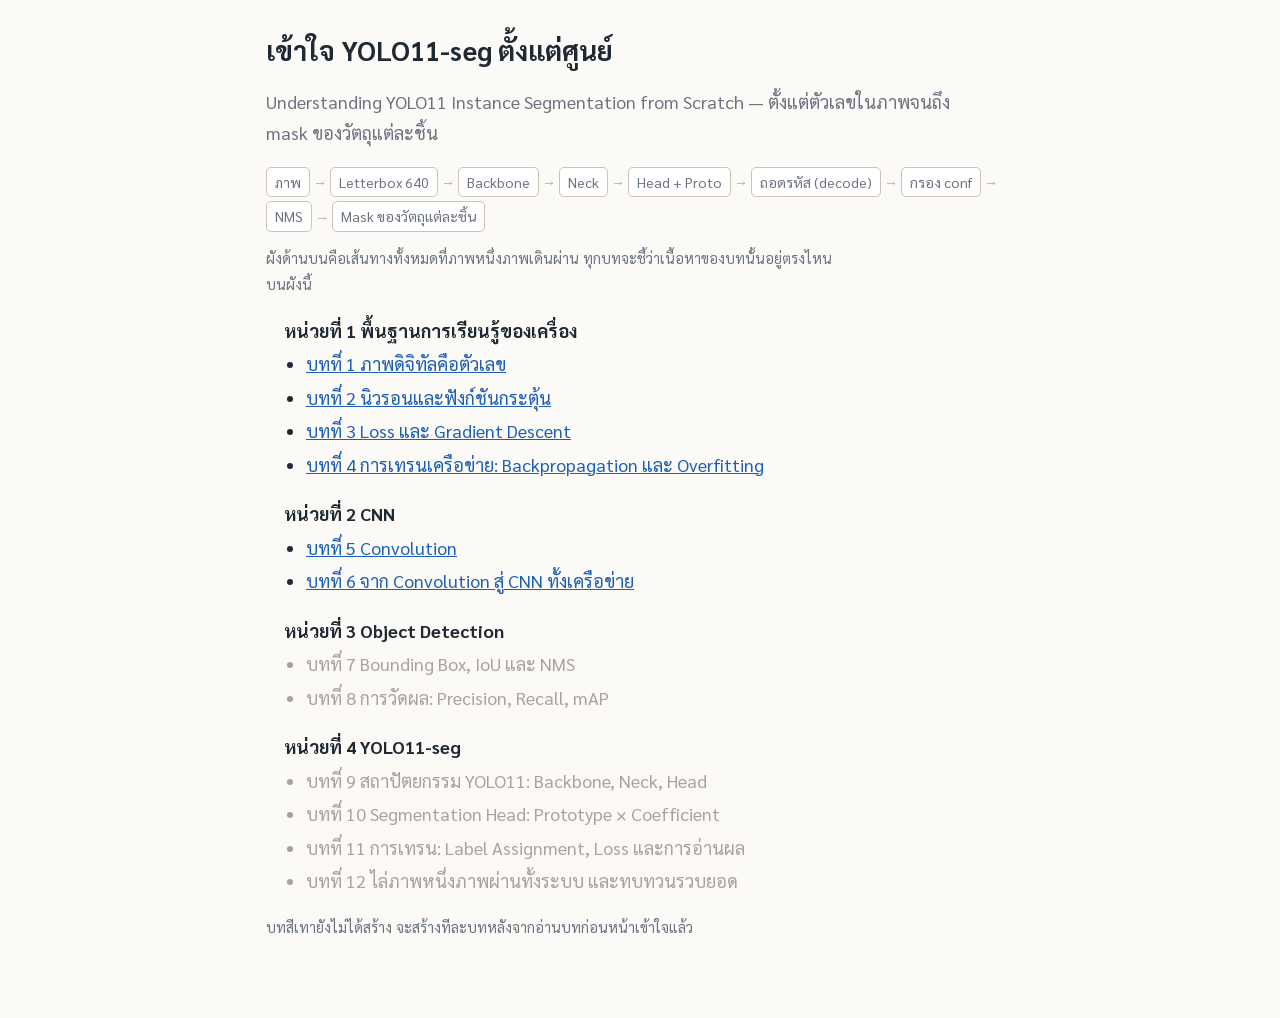
<file: index.html>
<!DOCTYPE html>
<html lang="th">
<head>
  <meta charset="UTF-8">
  <meta name="viewport" content="width=device-width, initial-scale=1">
  <title>เข้าใจ YOLO11-seg ตั้งแต่ศูนย์</title>
  <link rel="preconnect" href="https://fonts.googleapis.com">
  <link href="https://fonts.googleapis.com/css2?family=Sarabun:wght@400;600;700&display=swap" rel="stylesheet">
  <link rel="stylesheet" href="assets/style.css">
</head>
<body>
<main>
  <h1>เข้าใจ YOLO11-seg ตั้งแต่ศูนย์</h1>
  <p class="muted">Understanding YOLO11 Instance Segmentation from Scratch — ตั้งแต่ตัวเลขในภาพจนถึง mask ของวัตถุแต่ละชิ้น</p>

  <div id="pipe"></div>
  <p class="small muted">ผังด้านบนคือเส้นทางทั้งหมดที่ภาพหนึ่งภาพเดินผ่าน ทุกบทจะชี้ว่าเนื้อหาของบทนั้นอยู่ตรงไหนบนผังนี้</p>

  <ul class="toc">
    <li class="unit">หน่วยที่ 1 พื้นฐานการเรียนรู้ของเครื่อง</li>
    <li><a href="chapter1/">บทที่ 1 ภาพดิจิทัลคือตัวเลข</a></li>
    <li><a href="chapter2/">บทที่ 2 นิวรอนและฟังก์ชันกระตุ้น</a></li>
    <li><a href="chapter3/">บทที่ 3 Loss และ Gradient Descent</a></li>
    <li><a href="chapter4/">บทที่ 4 การเทรนเครือข่าย: Backpropagation และ Overfitting</a></li>
    <li class="unit">หน่วยที่ 2 CNN</li>
    <li><a href="chapter5/">บทที่ 5 Convolution</a></li>
    <li><a href="chapter6/">บทที่ 6 จาก Convolution สู่ CNN ทั้งเครือข่าย</a></li>
    <li class="unit">หน่วยที่ 3 Object Detection</li>
    <li class="soon">บทที่ 7 Bounding Box, IoU และ NMS</li>
    <li class="soon">บทที่ 8 การวัดผล: Precision, Recall, mAP</li>
    <li class="unit">หน่วยที่ 4 YOLO11-seg</li>
    <li class="soon">บทที่ 9 สถาปัตยกรรม YOLO11: Backbone, Neck, Head</li>
    <li class="soon">บทที่ 10 Segmentation Head: Prototype × Coefficient</li>
    <li class="soon">บทที่ 11 การเทรน: Label Assignment, Loss และการอ่านผล</li>
    <li class="soon">บทที่ 12 ไล่ภาพหนึ่งภาพผ่านทั้งระบบ และทบทวนรวบยอด</li>
  </ul>
  <p class="small muted">บทสีเทายังไม่ได้สร้าง จะสร้างทีละบทหลังจากอ่านบทก่อนหน้าเข้าใจแล้ว</p>
</main>
<script src="assets/common.js"></script>
<script>renderPipeline(document.getElementById('pipe'), []);</script>
</body>
</html>
</file>
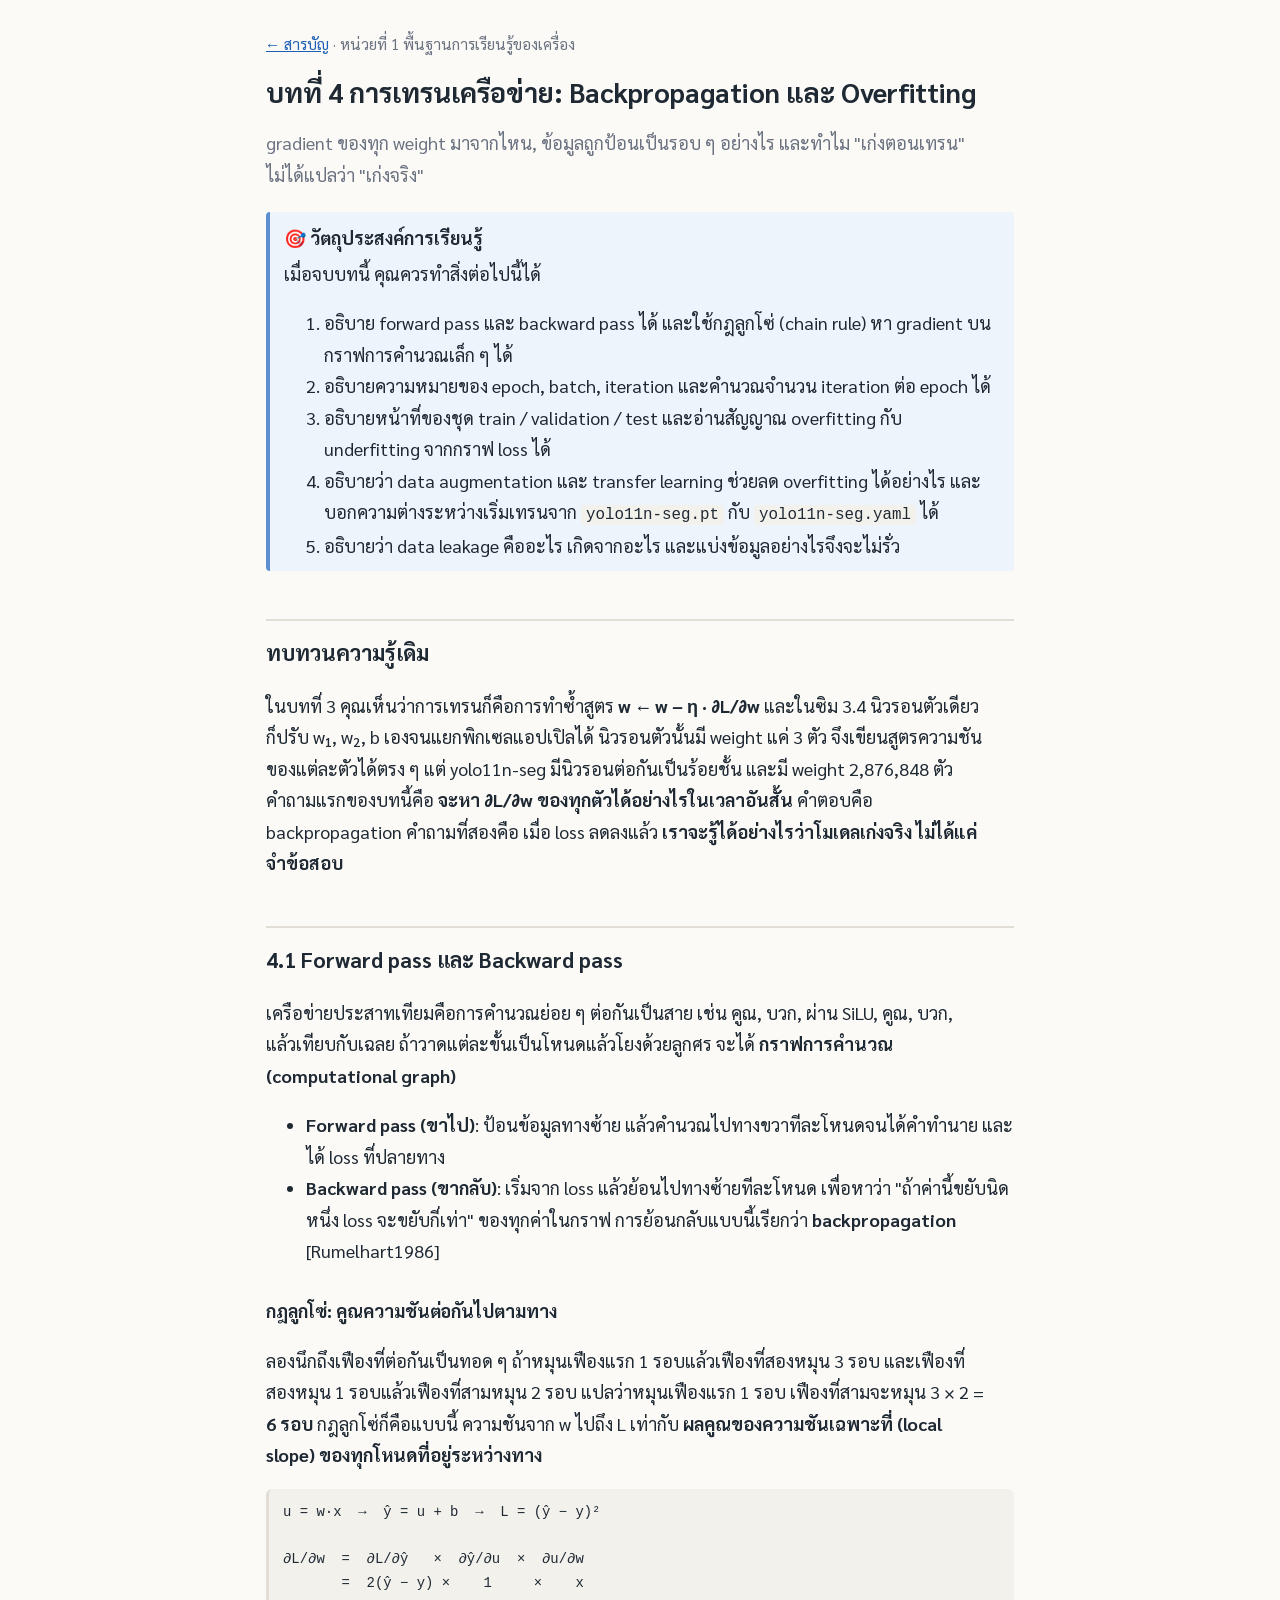
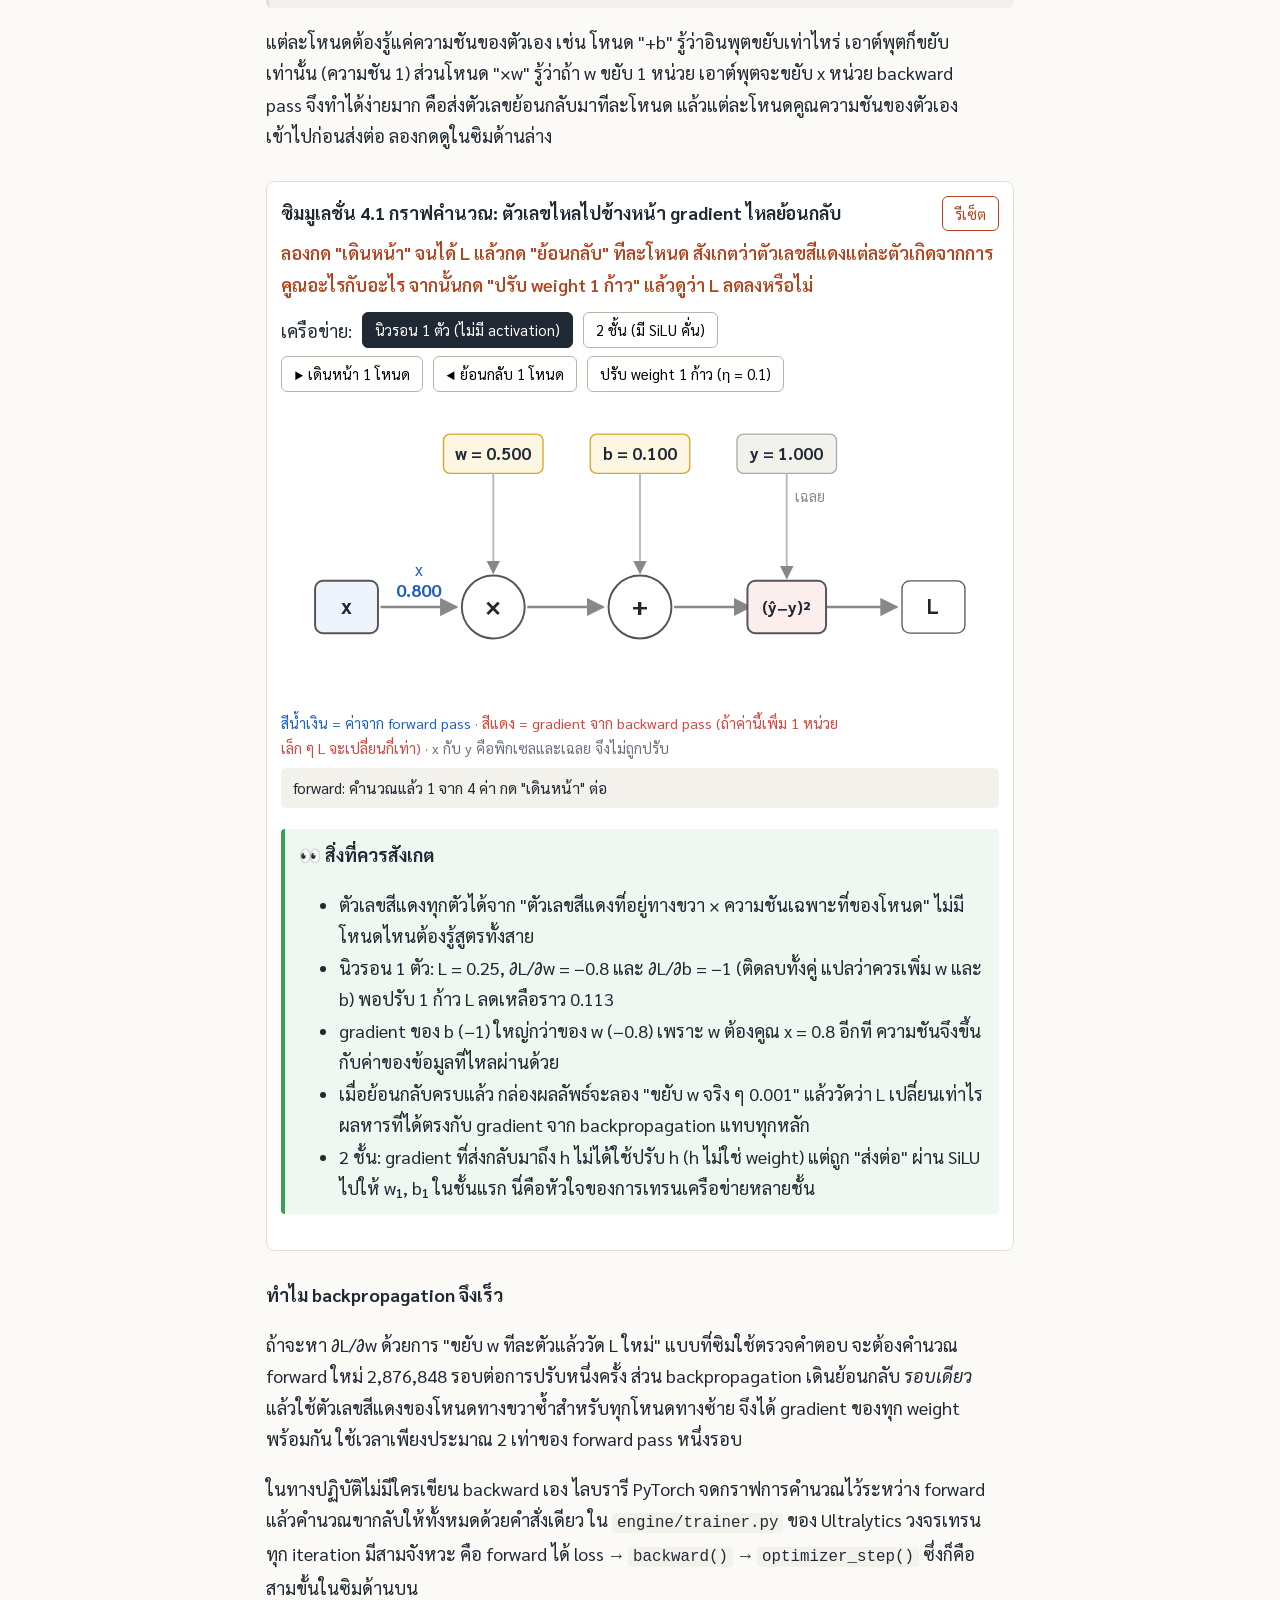
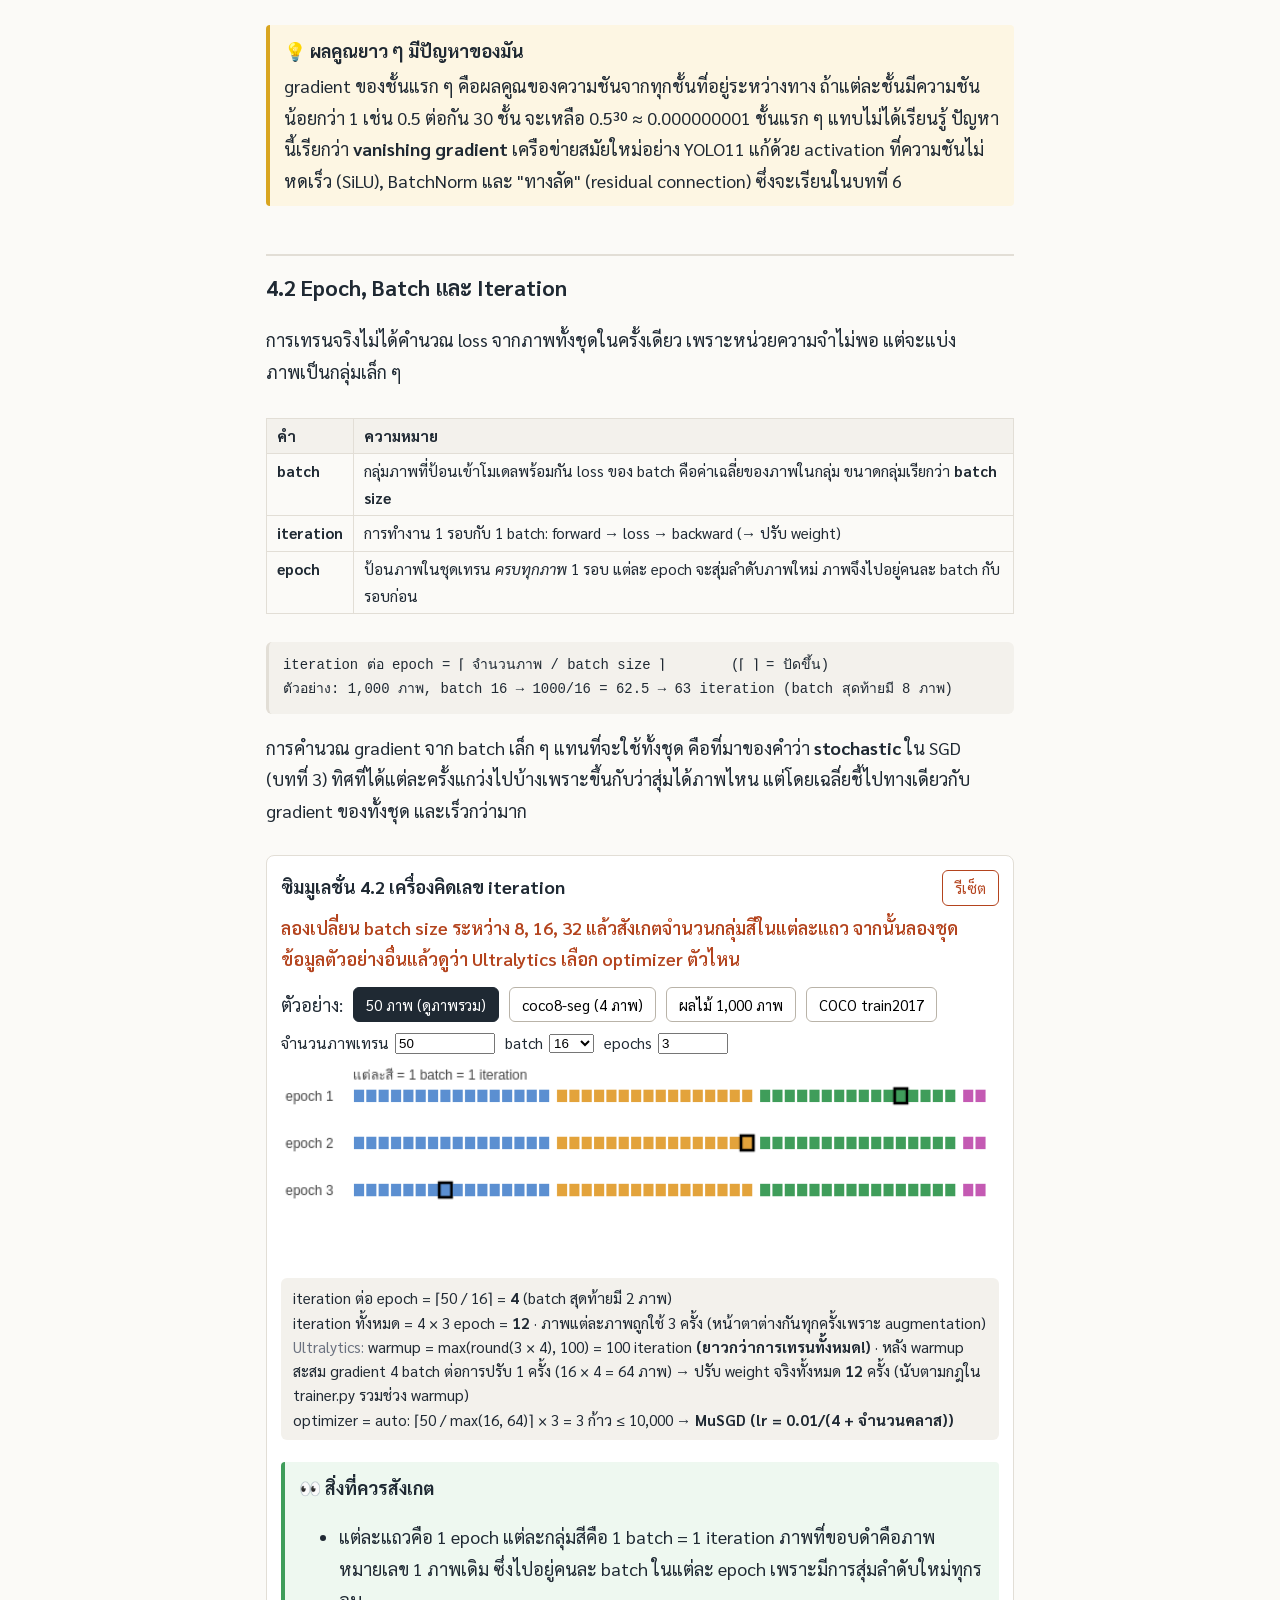
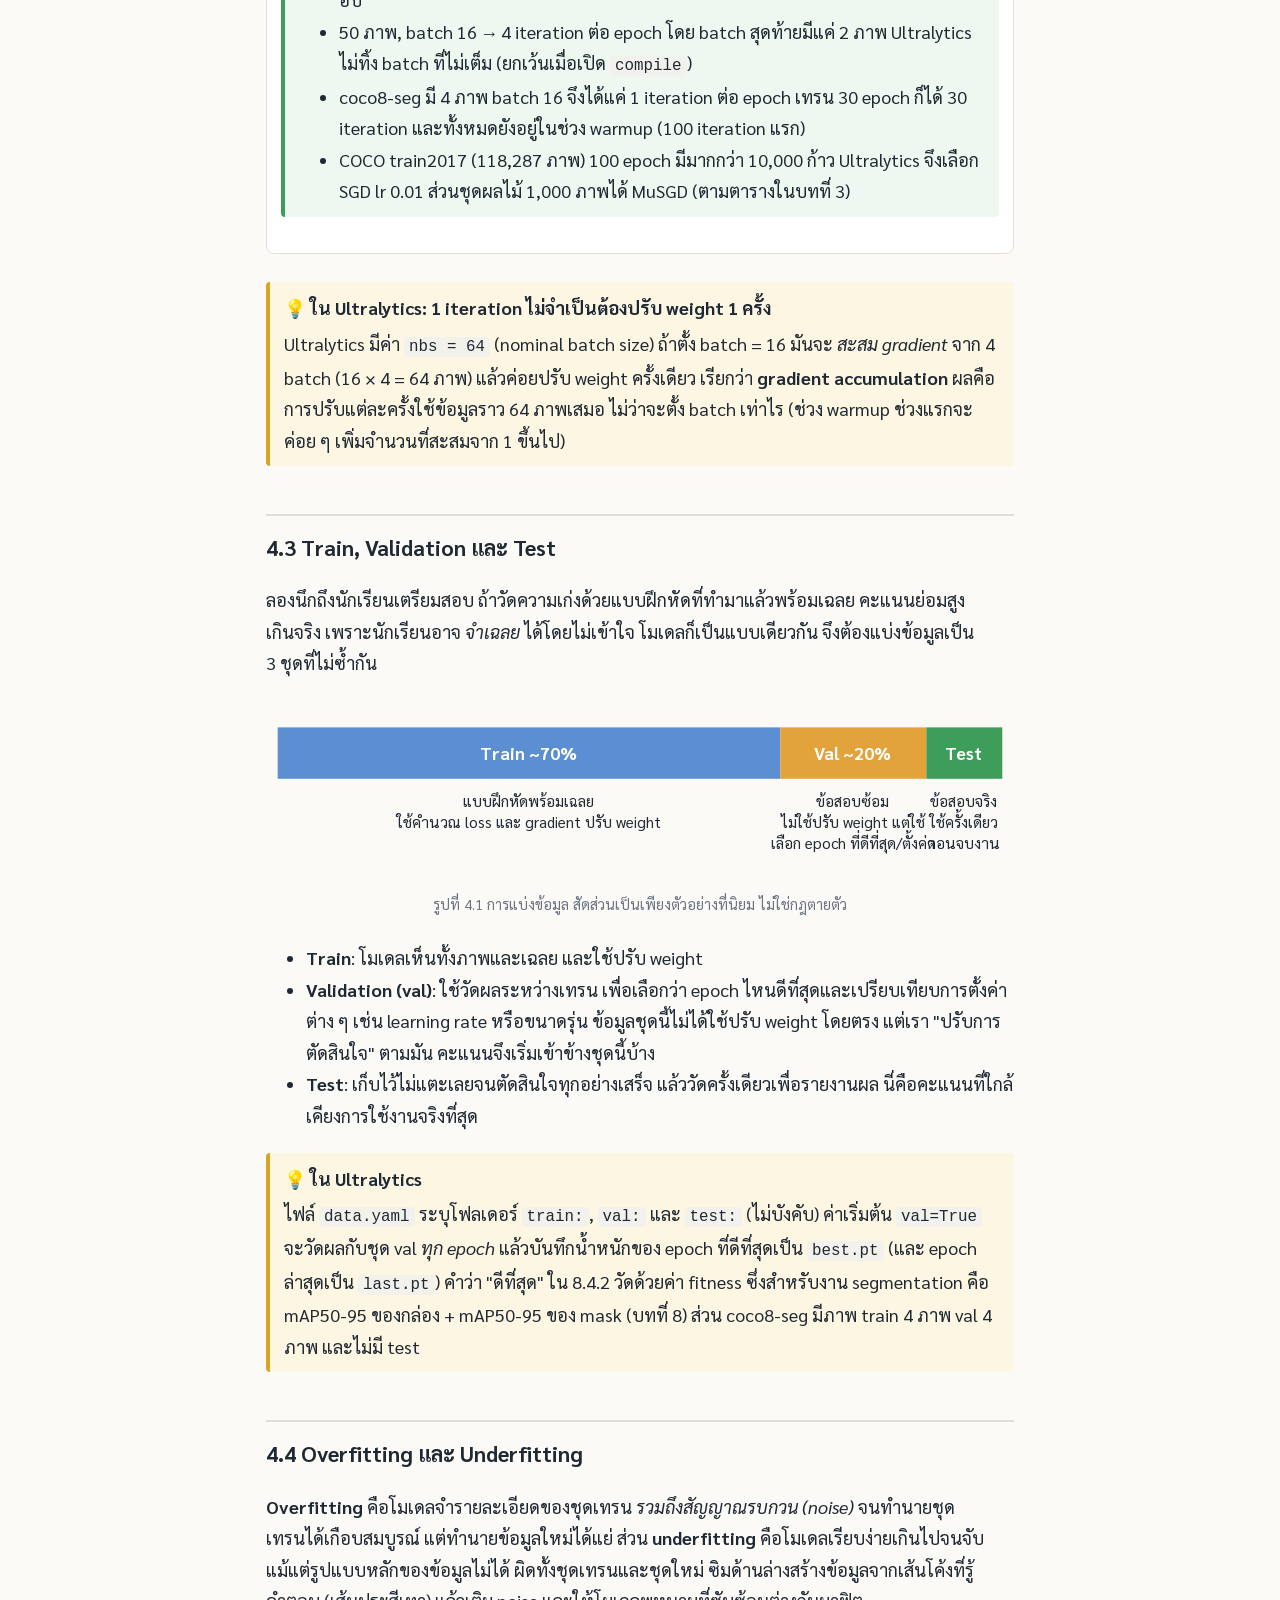
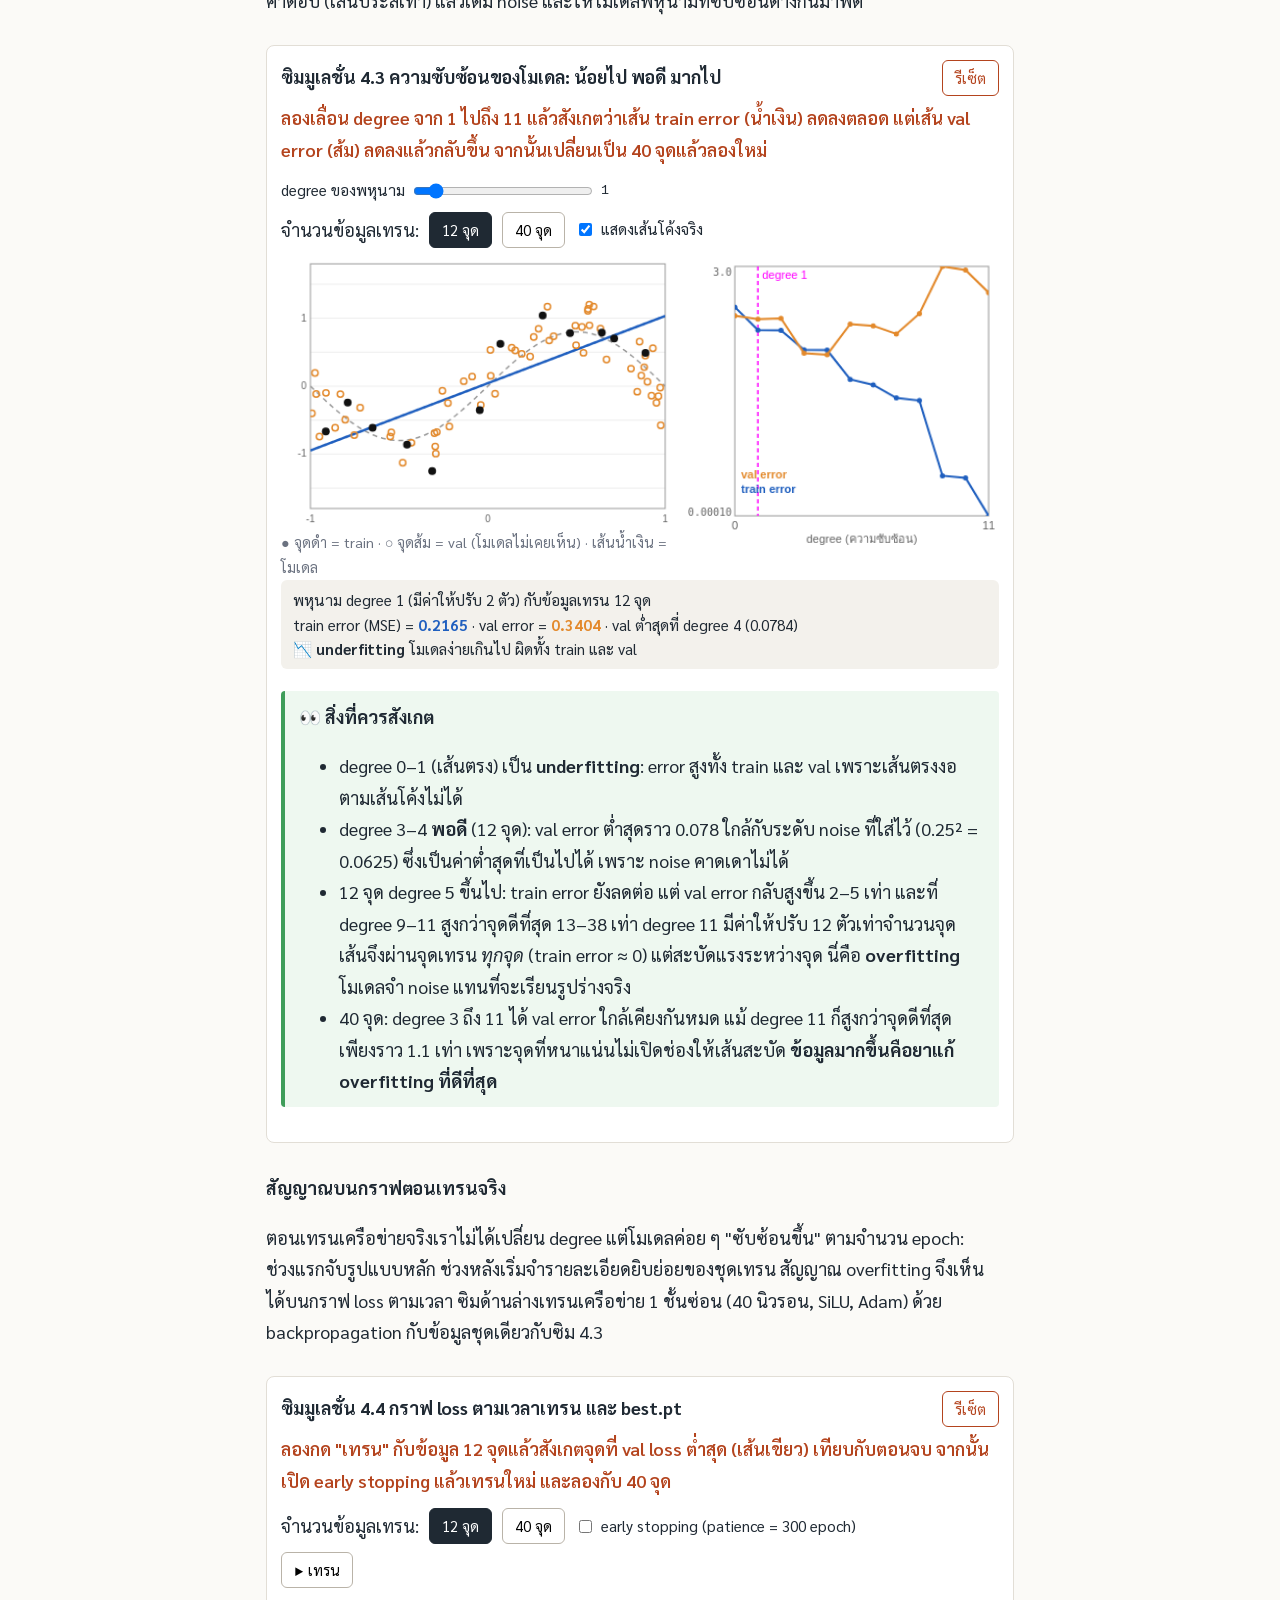
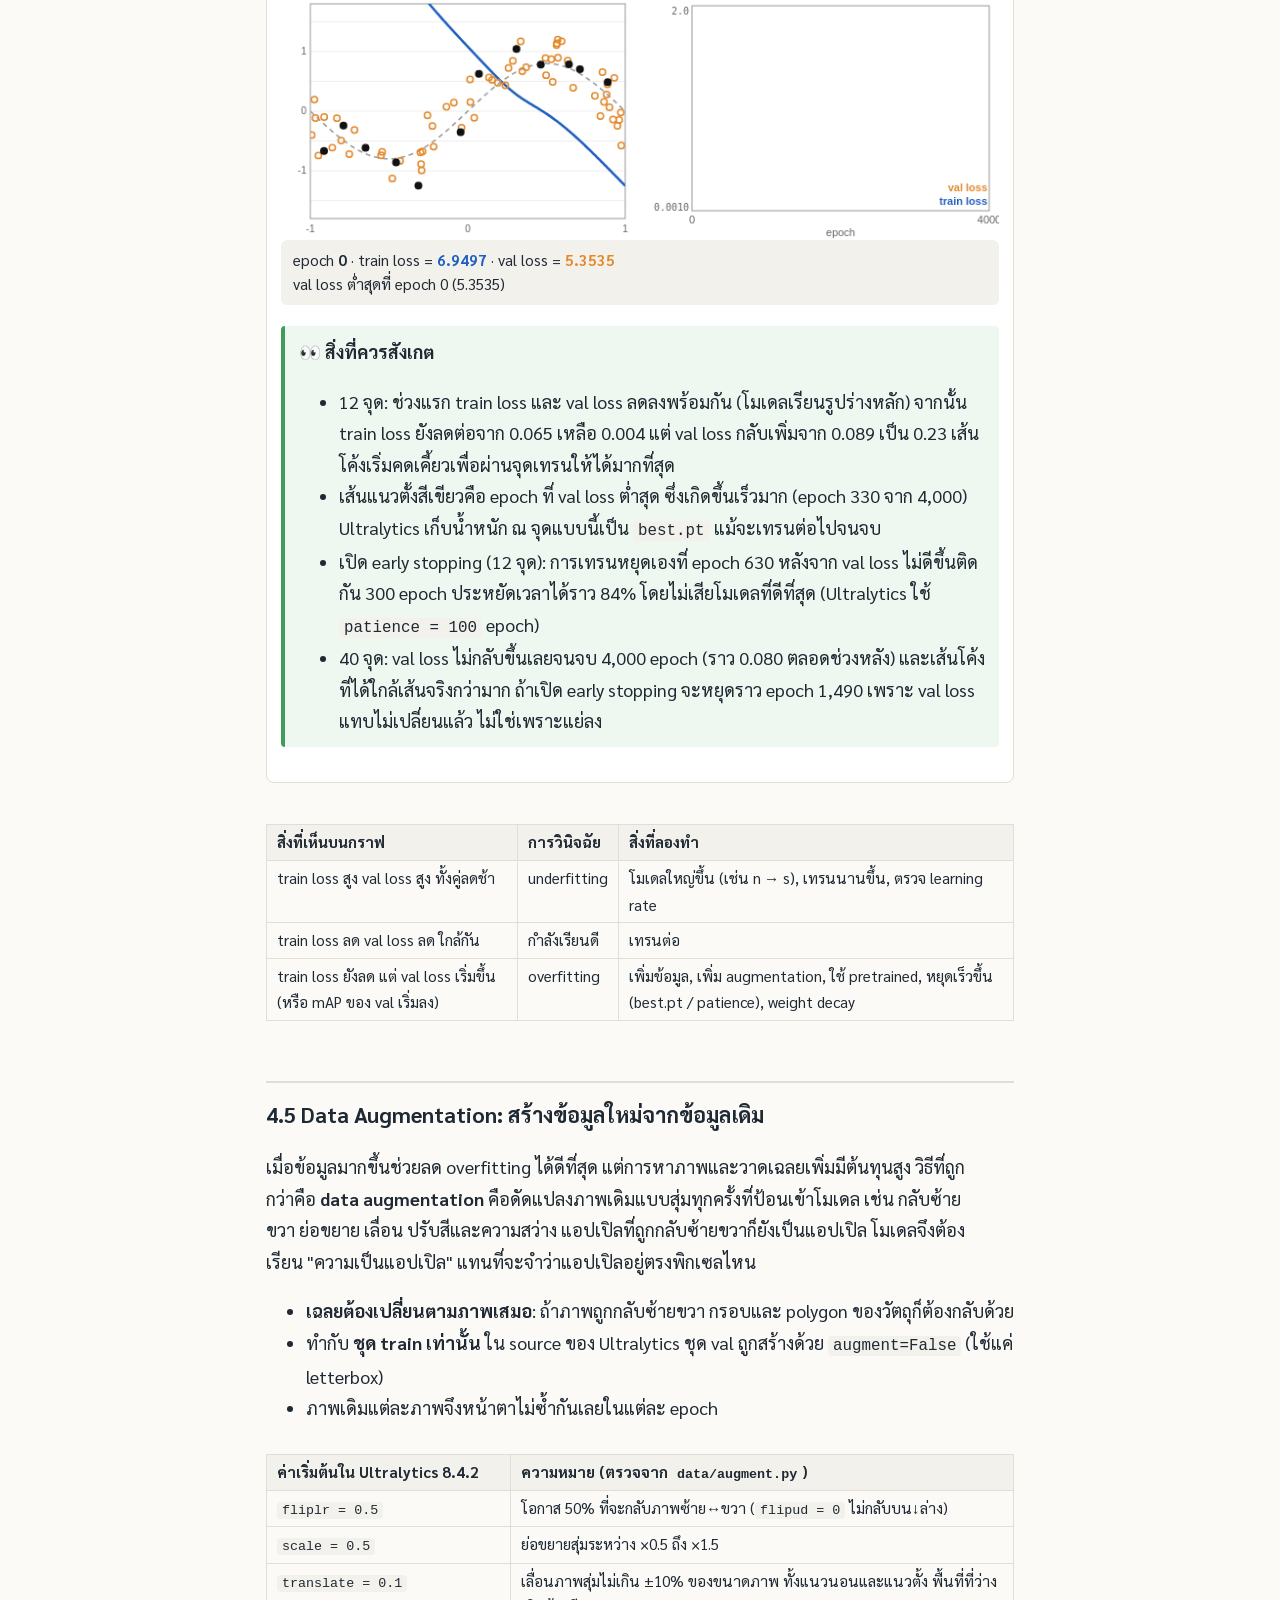
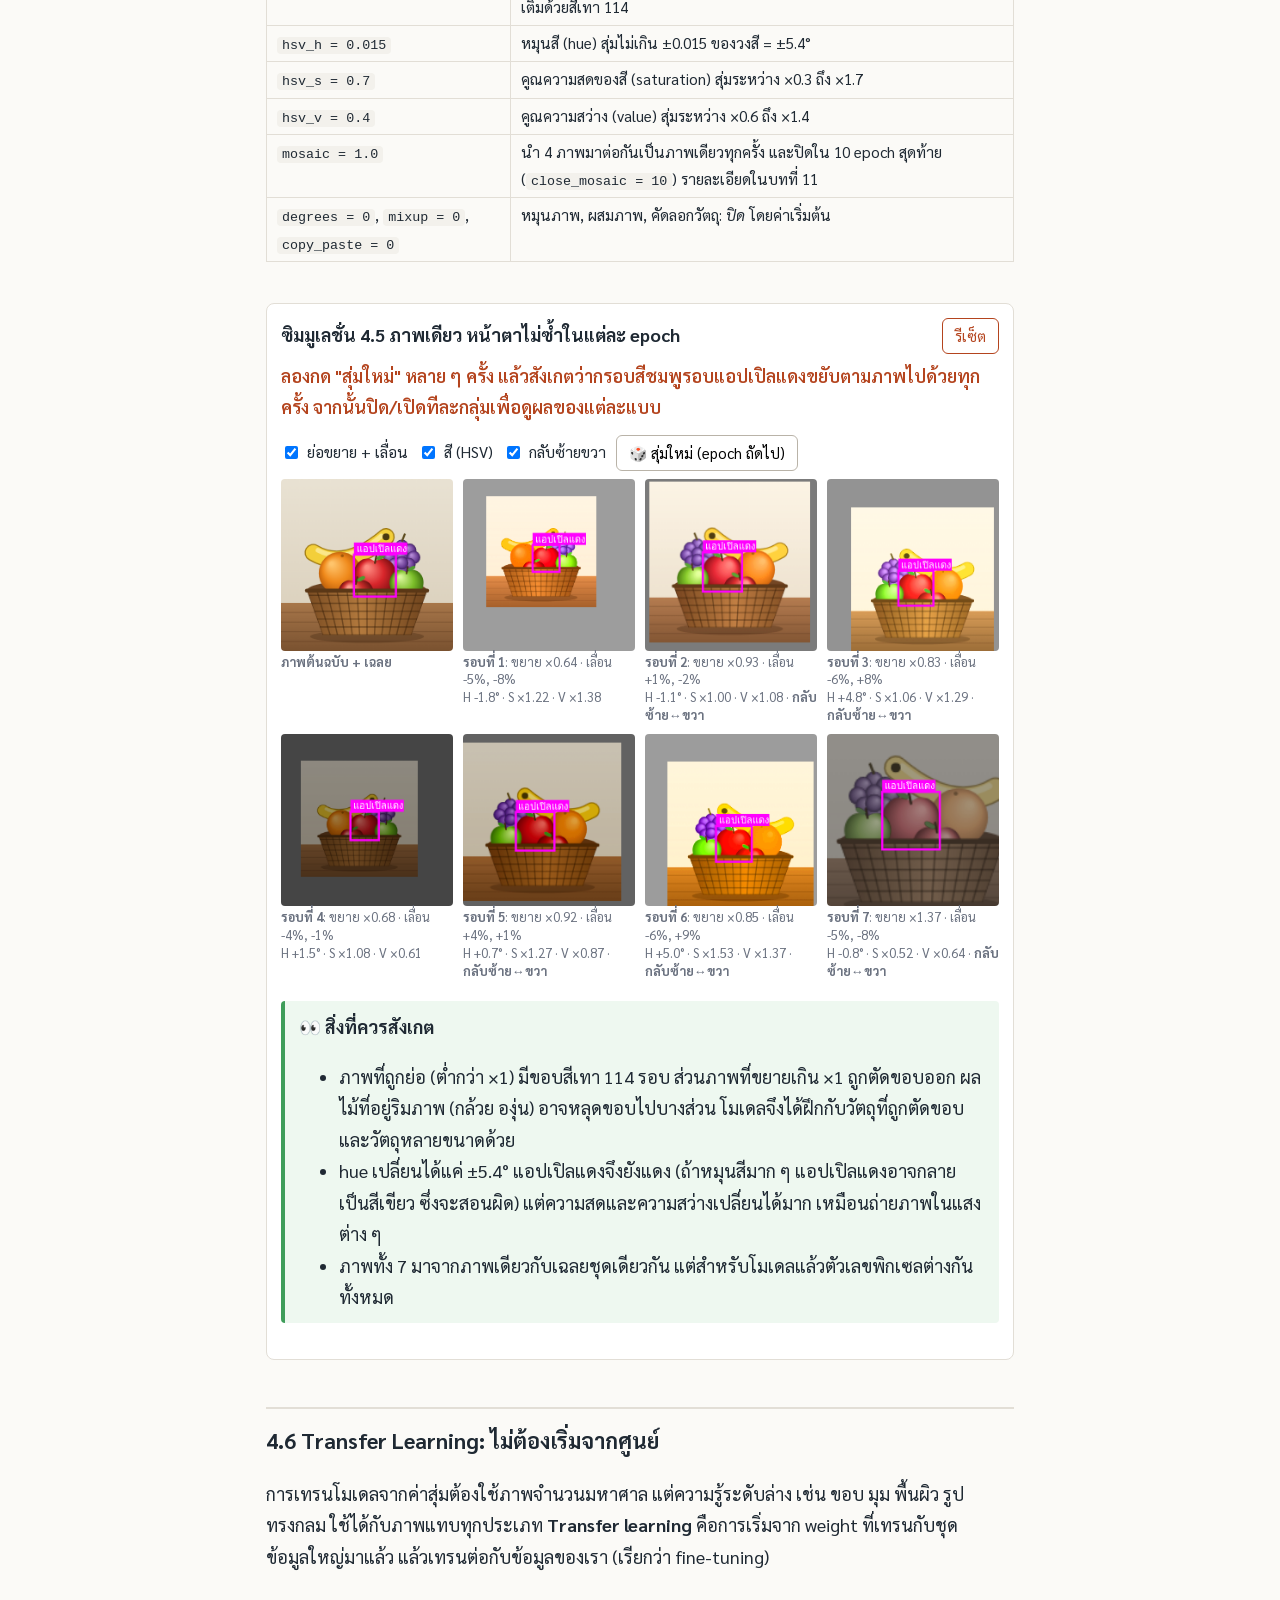
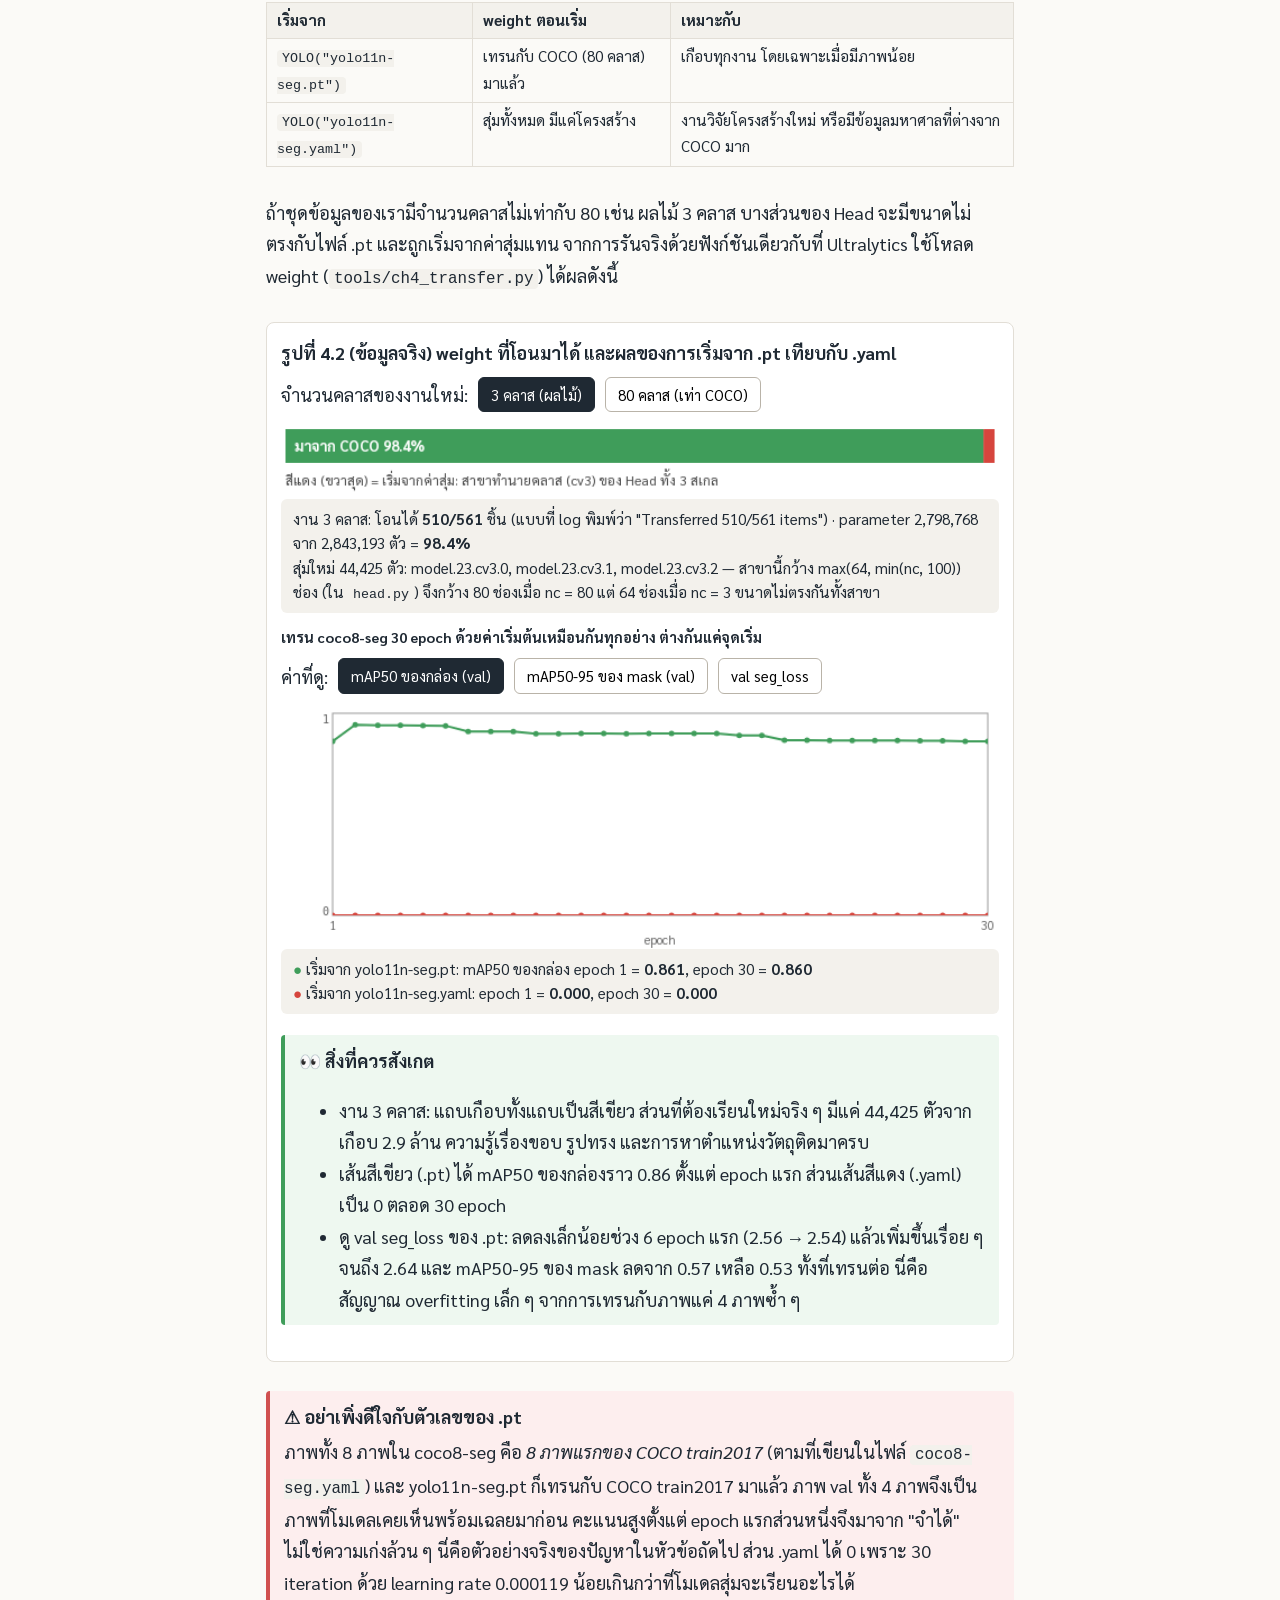
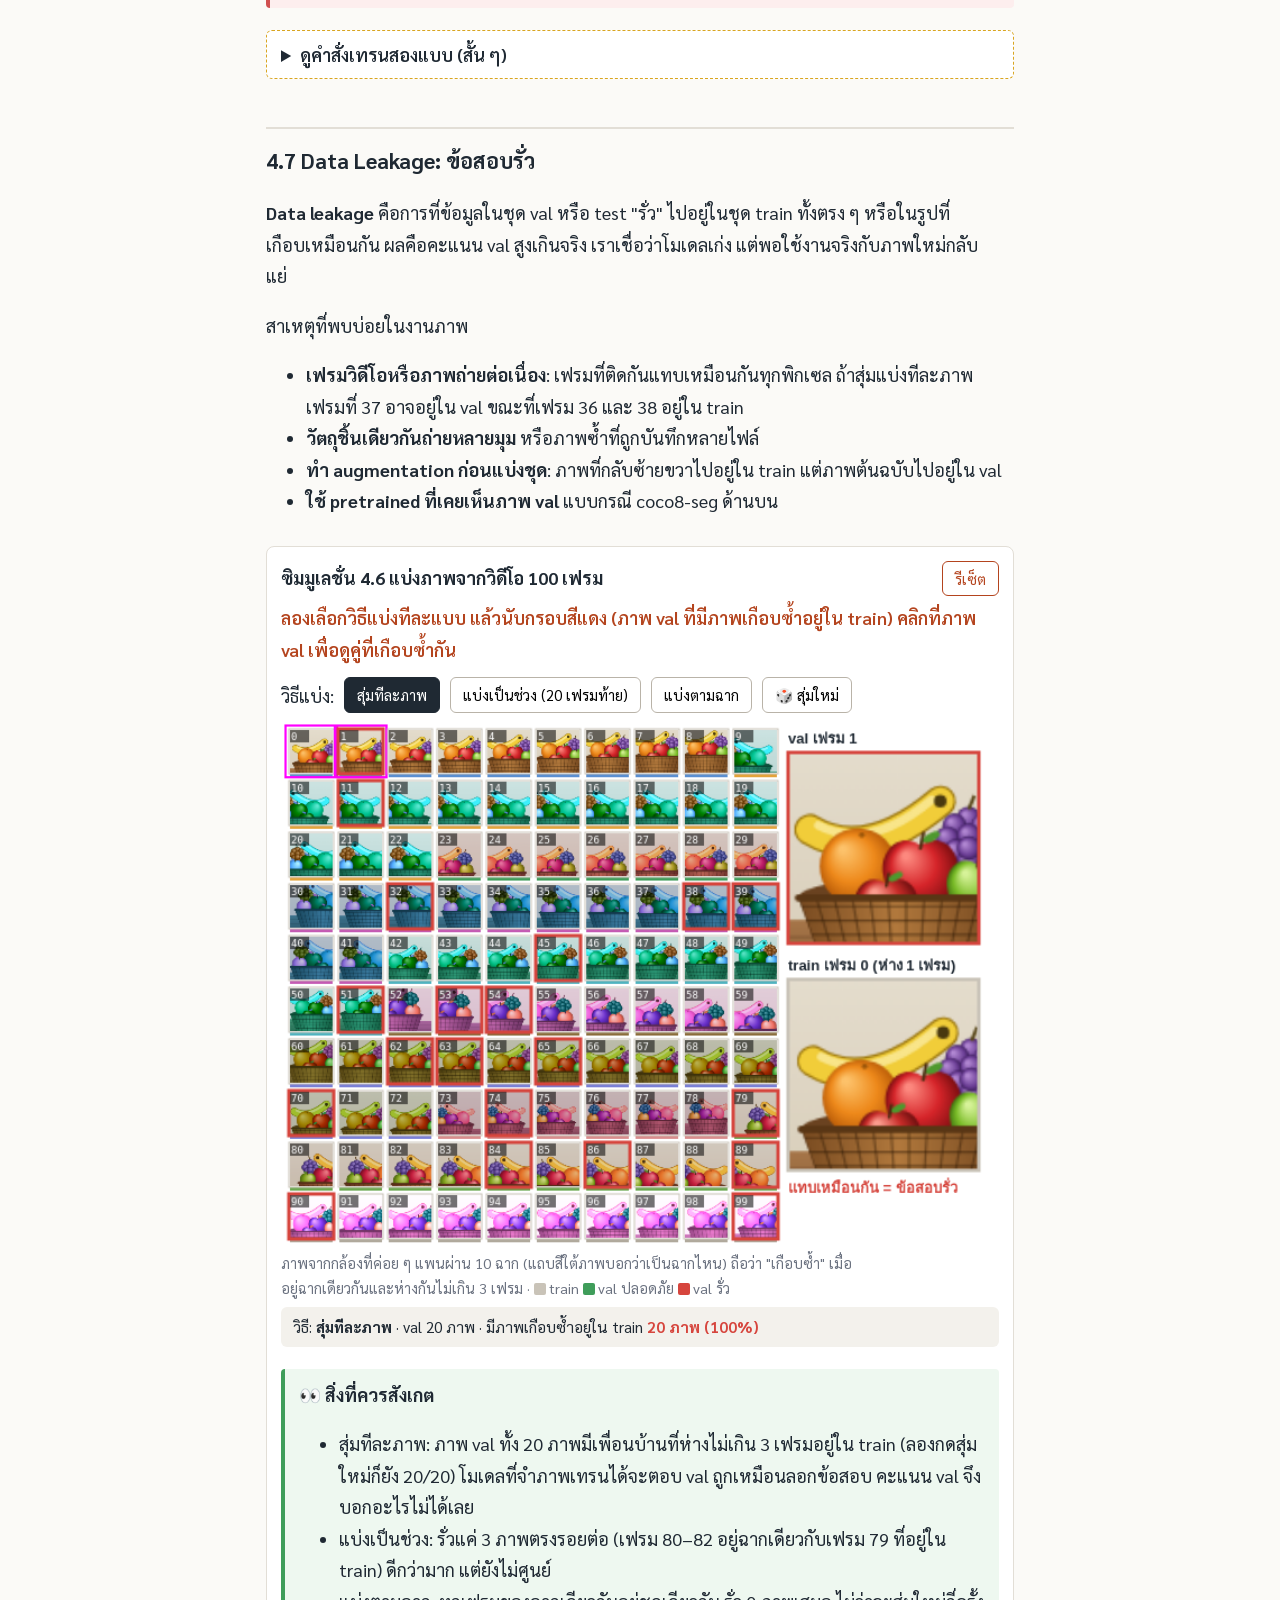
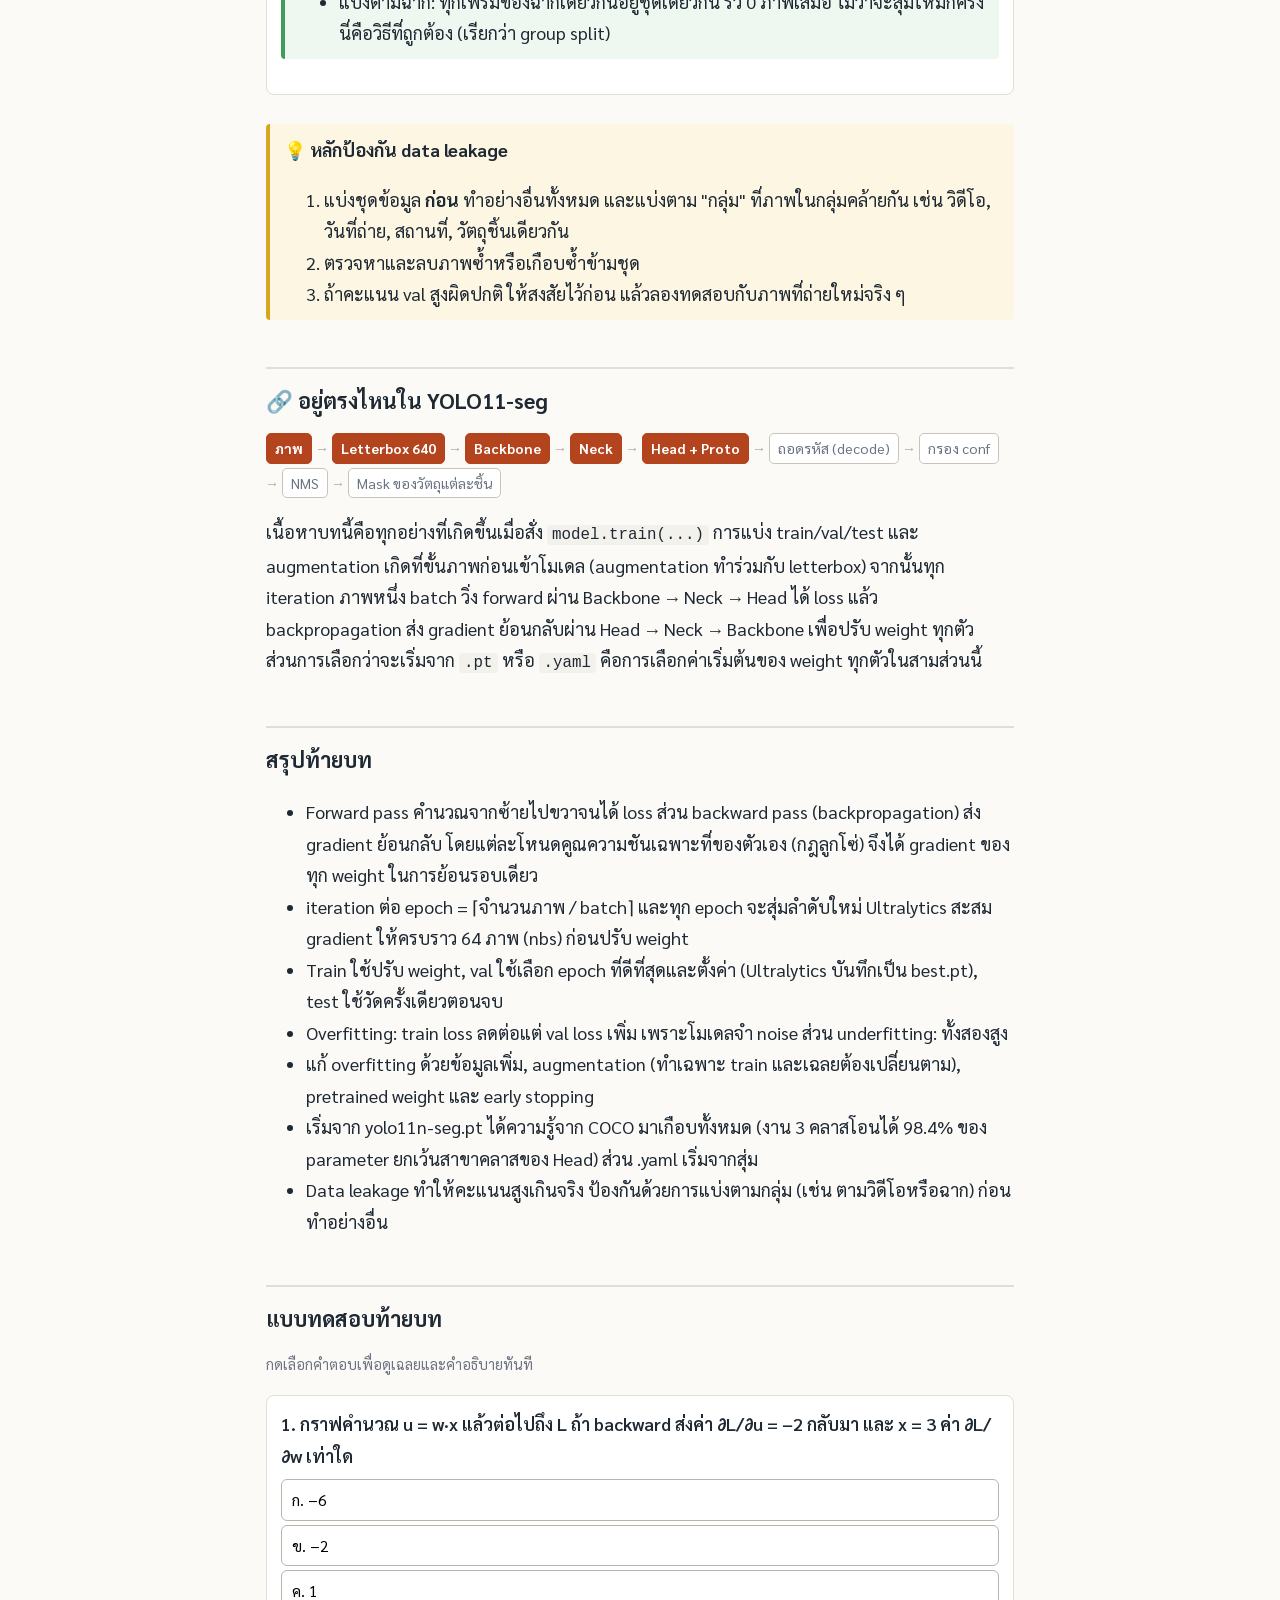
<file: chapter4/index.html>
<!DOCTYPE html>
<html lang="th">
<head>
  <meta charset="UTF-8">
  <meta name="viewport" content="width=device-width, initial-scale=1">
  <title>บทที่ 4 การเทรนเครือข่าย: Backpropagation และ Overfitting | เข้าใจ YOLO11-seg</title>
  <link rel="preconnect" href="https://fonts.googleapis.com">
  <link href="https://fonts.googleapis.com/css2?family=Sarabun:wght@400;600;700&display=swap" rel="stylesheet">
  <link rel="stylesheet" href="../assets/style.css">
  <style>
    .graph-wrap { overflow-x: auto; }
    .graph-wrap svg { display: block; width: 100%; height: auto; }
    .aug-grid { display: grid; grid-template-columns: repeat(auto-fill, minmax(150px, 1fr)); gap: 10px; margin: 8px 0; }
    .aug-grid figure { margin: 0; text-align: left; }
    .aug-grid canvas { width: 100%; display: block; border-radius: 4px; }
    .aug-grid figcaption { font-size: 0.8rem; line-height: 1.4; margin-top: 2px; }
    .legend-dot { display: inline-block; width: 12px; height: 12px; border-radius: 2px; vertical-align: -1px; margin-right: 3px; }
  </style>
</head>
<body>
<main>
  <p class="topnav"><a href="../">← สารบัญ</a> · หน่วยที่ 1 พื้นฐานการเรียนรู้ของเครื่อง</p>
  <h1>บทที่ 4 การเทรนเครือข่าย: Backpropagation และ Overfitting</h1>
  <p class="muted">gradient ของทุก weight มาจากไหน, ข้อมูลถูกป้อนเป็นรอบ ๆ อย่างไร และทำไม "เก่งตอนเทรน" ไม่ได้แปลว่า "เก่งจริง"</p>

  <!-- ===================== 1. วัตถุประสงค์ ===================== -->
  <div class="box info">
    <span class="box-title">🎯 วัตถุประสงค์การเรียนรู้</span>
    เมื่อจบบทนี้ คุณควรทำสิ่งต่อไปนี้ได้
    <ol>
      <li>อธิบาย forward pass และ backward pass ได้ และใช้กฎลูกโซ่ (chain rule) หา gradient บนกราฟการคำนวณเล็ก ๆ ได้</li>
      <li>อธิบายความหมายของ epoch, batch, iteration และคำนวณจำนวน iteration ต่อ epoch ได้</li>
      <li>อธิบายหน้าที่ของชุด train / validation / test และอ่านสัญญาณ overfitting กับ underfitting จากกราฟ loss ได้</li>
      <li>อธิบายว่า data augmentation และ transfer learning ช่วยลด overfitting ได้อย่างไร และบอกความต่างระหว่างเริ่มเทรนจาก <code>yolo11n-seg.pt</code> กับ <code>yolo11n-seg.yaml</code> ได้</li>
      <li>อธิบายว่า data leakage คืออะไร เกิดจากอะไร และแบ่งข้อมูลอย่างไรจึงจะไม่รั่ว</li>
    </ol>
  </div>

  <!-- ===================== 2. ทบทวน ===================== -->
  <h2>ทบทวนความรู้เดิม</h2>
  <p>
    ในบทที่ 3 คุณเห็นว่าการเทรนก็คือการทำซ้ำสูตร <strong>w ← w − η · ∂L/∂w</strong> และในซิม 3.4 นิวรอนตัวเดียวก็ปรับ w₁, w₂, b เองจนแยกพิกเซลแอปเปิลได้
    นิวรอนตัวนั้นมี weight แค่ 3 ตัว จึงเขียนสูตรความชันของแต่ละตัวได้ตรง ๆ
    แต่ yolo11n-seg มีนิวรอนต่อกันเป็นร้อยชั้น และมี weight 2,876,848 ตัว คำถามแรกของบทนี้คือ
    <strong>จะหา ∂L/∂w ของทุกตัวได้อย่างไรในเวลาอันสั้น</strong> คำตอบคือ backpropagation
    คำถามที่สองคือ เมื่อ loss ลดลงแล้ว <strong>เราจะรู้ได้อย่างไรว่าโมเดลเก่งจริง ไม่ได้แค่จำข้อสอบ</strong>
  </p>

  <!-- ===================== 3. เนื้อหา ===================== -->
  <h2>4.1 Forward pass และ Backward pass</h2>
  <p>
    เครือข่ายประสาทเทียมคือการคำนวณย่อย ๆ ต่อกันเป็นสาย เช่น คูณ, บวก, ผ่าน SiLU, คูณ, บวก, แล้วเทียบกับเฉลย
    ถ้าวาดแต่ละขั้นเป็นโหนดแล้วโยงด้วยลูกศร จะได้ <strong>กราฟการคำนวณ (computational graph)</strong>
  </p>
  <ul>
    <li><strong>Forward pass (ขาไป)</strong>: ป้อนข้อมูลทางซ้าย แล้วคำนวณไปทางขวาทีละโหนดจนได้คำทำนาย และได้ loss ที่ปลายทาง</li>
    <li><strong>Backward pass (ขากลับ)</strong>: เริ่มจาก loss แล้วย้อนไปทางซ้ายทีละโหนด เพื่อหาว่า "ถ้าค่านี้ขยับนิดหนึ่ง loss จะขยับกี่เท่า" ของทุกค่าในกราฟ
      การย้อนกลับแบบนี้เรียกว่า <strong>backpropagation</strong> [Rumelhart1986]</li>
  </ul>

  <h3>กฎลูกโซ่: คูณความชันต่อกันไปตามทาง</h3>
  <p>
    ลองนึกถึงเฟืองที่ต่อกันเป็นทอด ๆ ถ้าหมุนเฟืองแรก 1 รอบแล้วเฟืองที่สองหมุน 3 รอบ และเฟืองที่สองหมุน 1 รอบแล้วเฟืองที่สามหมุน 2 รอบ
    แปลว่าหมุนเฟืองแรก 1 รอบ เฟืองที่สามจะหมุน 3 × 2 = <strong>6 รอบ</strong>
    กฎลูกโซ่ก็คือแบบนี้ ความชันจาก w ไปถึง L เท่ากับ <strong>ผลคูณของความชันเฉพาะที่ (local slope) ของทุกโหนดที่อยู่ระหว่างทาง</strong>
  </p>
  <pre><code>u = w·x  →  ŷ = u + b  →  L = (ŷ − y)²

∂L/∂w  =  ∂L/∂ŷ   ×  ∂ŷ/∂u  ×  ∂u/∂w
       =  2(ŷ − y) ×    1     ×    x</code></pre>
  <p>
    แต่ละโหนดต้องรู้แค่ความชันของตัวเอง เช่น โหนด "+b" รู้ว่าอินพุตขยับเท่าไหร่ เอาต์พุตก็ขยับเท่านั้น (ความชัน 1)
    ส่วนโหนด "×w" รู้ว่าถ้า w ขยับ 1 หน่วย เอาต์พุตจะขยับ x หน่วย
    backward pass จึงทำได้ง่ายมาก คือส่งตัวเลขย้อนกลับมาทีละโหนด แล้วแต่ละโหนดคูณความชันของตัวเองเข้าไปก่อนส่งต่อ ลองกดดูในซิมด้านล่าง
  </p>

  <!-- ---------- ซิม 4.1 ---------- -->
  <div class="sim" id="s41">
    <div class="sim-head"><h3>ซิมมูเลชั่น 4.1 กราฟคำนวณ: ตัวเลขไหลไปข้างหน้า gradient ไหลย้อนกลับ</h3><button class="reset" data-act="reset">รีเซ็ต</button></div>
    <p class="sim-goal">ลองกด "เดินหน้า" จนได้ L แล้วกด "ย้อนกลับ" ทีละโหนด สังเกตว่าตัวเลขสีแดงแต่ละตัวเกิดจากการคูณอะไรกับอะไร จากนั้นกด "ปรับ weight 1 ก้าว" แล้วดูว่า L ลดลงหรือไม่</p>
    <div class="controls">
      เครือข่าย:
      <button data-mode="one">นิวรอน 1 ตัว (ไม่มี activation)</button>
      <button data-mode="two">2 ชั้น (มี SiLU คั่น)</button>
    </div>
    <div class="controls">
      <button id="s41_fwd">▶ เดินหน้า 1 โหนด</button>
      <button id="s41_bwd">◀ ย้อนกลับ 1 โหนด</button>
      <button id="s41_upd">ปรับ weight 1 ก้าว (η = 0.1)</button>
    </div>
    <div class="graph-wrap" id="s41_graph"></div>
    <p class="small muted" style="margin:2px 0 6px">
      <span style="color:#1f5fbf">สีน้ำเงิน = ค่าจาก forward pass</span> ·
      <span style="color:#d6453d">สีแดง = gradient จาก backward pass (ถ้าค่านี้เพิ่ม 1 หน่วยเล็ก ๆ L จะเปลี่ยนกี่เท่า)</span> ·
      x กับ y คือพิกเซลและเฉลย จึงไม่ถูกปรับ
    </p>
    <div class="sim-out" id="s41_out"></div>
    <div class="box see">
      <span class="box-title">👀 สิ่งที่ควรสังเกต</span>
      <ul id="s41_see">
        <li>ตัวเลขสีแดงทุกตัวได้จาก "ตัวเลขสีแดงที่อยู่ทางขวา × ความชันเฉพาะที่ของโหนด" ไม่มีโหนดไหนต้องรู้สูตรทั้งสาย</li>
        <li>นิวรอน 1 ตัว: L = 0.25, ∂L/∂w = −0.8 และ ∂L/∂b = −1 (ติดลบทั้งคู่ แปลว่าควรเพิ่ม w และ b) พอปรับ 1 ก้าว L ลดเหลือราว 0.113</li>
        <li>gradient ของ b (−1) ใหญ่กว่าของ w (−0.8) เพราะ w ต้องคูณ x = 0.8 อีกที ความชันจึงขึ้นกับค่าของข้อมูลที่ไหลผ่านด้วย</li>
        <li>เมื่อย้อนกลับครบแล้ว กล่องผลลัพธ์จะลอง "ขยับ w จริง ๆ 0.001" แล้ววัดว่า L เปลี่ยนเท่าไร ผลหารที่ได้ตรงกับ gradient จาก backpropagation แทบทุกหลัก</li>
        <li>2 ชั้น: gradient ที่ส่งกลับมาถึง h ไม่ได้ใช้ปรับ h (h ไม่ใช่ weight) แต่ถูก "ส่งต่อ" ผ่าน SiLU ไปให้ w₁, b₁ ในชั้นแรก นี่คือหัวใจของการเทรนเครือข่ายหลายชั้น</li>
      </ul>
    </div>
  </div>

  <h3>ทำไม backpropagation จึงเร็ว</h3>
  <p>
    ถ้าจะหา ∂L/∂w ด้วยการ "ขยับ w ทีละตัวแล้ววัด L ใหม่" แบบที่ซิมใช้ตรวจคำตอบ จะต้องคำนวณ forward ใหม่ 2,876,848 รอบต่อการปรับหนึ่งครั้ง
    ส่วน backpropagation เดินย้อนกลับ <em>รอบเดียว</em> แล้วใช้ตัวเลขสีแดงของโหนดทางขวาซ้ำสำหรับทุกโหนดทางซ้าย จึงได้ gradient ของทุก weight พร้อมกัน
    ใช้เวลาเพียงประมาณ 2 เท่าของ forward pass หนึ่งรอบ
  </p>
  <p>
    ในทางปฏิบัติไม่มีใครเขียน backward เอง ไลบรารี PyTorch จดกราฟการคำนวณไว้ระหว่าง forward แล้วคำนวณขากลับให้ทั้งหมดด้วยคำสั่งเดียว
    ใน <code>engine/trainer.py</code> ของ Ultralytics วงจรเทรนทุก iteration มีสามจังหวะ คือ forward ได้ loss → <code>backward()</code> → <code>optimizer_step()</code> ซึ่งก็คือสามขั้นในซิมด้านบน
  </p>
  <div class="box tip">
    <span class="box-title">💡 ผลคูณยาว ๆ มีปัญหาของมัน</span>
    gradient ของชั้นแรก ๆ คือผลคูณของความชันจากทุกชั้นที่อยู่ระหว่างทาง ถ้าแต่ละชั้นมีความชันน้อยกว่า 1 เช่น 0.5 ต่อกัน 30 ชั้น จะเหลือ 0.5³⁰ ≈ 0.000000001
    ชั้นแรก ๆ แทบไม่ได้เรียนรู้ ปัญหานี้เรียกว่า <strong>vanishing gradient</strong>
    เครือข่ายสมัยใหม่อย่าง YOLO11 แก้ด้วย activation ที่ความชันไม่หดเร็ว (SiLU), BatchNorm และ "ทางลัด" (residual connection) ซึ่งจะเรียนในบทที่ 6
  </div>

  <h2>4.2 Epoch, Batch และ Iteration</h2>
  <p>
    การเทรนจริงไม่ได้คำนวณ loss จากภาพทั้งชุดในครั้งเดียว เพราะหน่วยความจำไม่พอ แต่จะแบ่งภาพเป็นกลุ่มเล็ก ๆ
  </p>
  <div class="table-wrap">
  <table>
    <tr><th>คำ</th><th>ความหมาย</th></tr>
    <tr><td><strong>batch</strong></td><td>กลุ่มภาพที่ป้อนเข้าโมเดลพร้อมกัน loss ของ batch คือค่าเฉลี่ยของภาพในกลุ่ม ขนาดกลุ่มเรียกว่า <strong>batch size</strong></td></tr>
    <tr><td><strong>iteration</strong></td><td>การทำงาน 1 รอบกับ 1 batch: forward → loss → backward (→ ปรับ weight)</td></tr>
    <tr><td><strong>epoch</strong></td><td>ป้อนภาพในชุดเทรน <em>ครบทุกภาพ</em> 1 รอบ แต่ละ epoch จะสุ่มลำดับภาพใหม่ ภาพจึงไปอยู่คนละ batch กับรอบก่อน</td></tr>
  </table>
  </div>
  <pre><code>iteration ต่อ epoch = ⌈ จำนวนภาพ / batch size ⌉        (⌈ ⌉ = ปัดขึ้น)
ตัวอย่าง: 1,000 ภาพ, batch 16 → 1000/16 = 62.5 → 63 iteration (batch สุดท้ายมี 8 ภาพ)</code></pre>
  <p>
    การคำนวณ gradient จาก batch เล็ก ๆ แทนที่จะใช้ทั้งชุด คือที่มาของคำว่า <strong>stochastic</strong> ใน SGD (บทที่ 3)
    ทิศที่ได้แต่ละครั้งแกว่งไปบ้างเพราะขึ้นกับว่าสุ่มได้ภาพไหน แต่โดยเฉลี่ยชี้ไปทางเดียวกับ gradient ของทั้งชุด และเร็วกว่ามาก
  </p>

  <!-- ---------- ซิม 4.2 ---------- -->
  <div class="sim" id="s42">
    <div class="sim-head"><h3>ซิมมูเลชั่น 4.2 เครื่องคิดเลข iteration</h3><button class="reset" data-act="reset">รีเซ็ต</button></div>
    <p class="sim-goal">ลองเปลี่ยน batch size ระหว่าง 8, 16, 32 แล้วสังเกตจำนวนกลุ่มสีในแต่ละแถว จากนั้นลองชุดข้อมูลตัวอย่างอื่นแล้วดูว่า Ultralytics เลือก optimizer ตัวไหน</p>
    <div class="controls">
      ตัวอย่าง:
      <button data-pre="small">50 ภาพ (ดูภาพรวม)</button>
      <button data-pre="coco8">coco8-seg (4 ภาพ)</button>
      <button data-pre="fruit">ผลไม้ 1,000 ภาพ</button>
      <button data-pre="coco">COCO train2017</button>
    </div>
    <div class="controls">
      <label>จำนวนภาพเทรน <input type="number" id="s42_n" min="1" max="1000000" style="width:100px"></label>
      <label>batch <select id="s42_b"><option>1</option><option>2</option><option>4</option><option>8</option><option>16</option><option>32</option><option>64</option><option>128</option></select></label>
      <label>epochs <input type="number" id="s42_e" min="1" max="1000" style="width:70px"></label>
    </div>
    <canvas id="s42_cv" width="640" height="190" style="width:100%"></canvas>
    <div class="sim-out" id="s42_out"></div>
    <div class="box see">
      <span class="box-title">👀 สิ่งที่ควรสังเกต</span>
      <ul>
        <li>แต่ละแถวคือ 1 epoch แต่ละกลุ่มสีคือ 1 batch = 1 iteration ภาพที่ขอบดำคือภาพหมายเลข 1 ภาพเดิม ซึ่งไปอยู่คนละ batch ในแต่ละ epoch เพราะมีการสุ่มลำดับใหม่ทุกรอบ</li>
        <li>50 ภาพ, batch 16 → 4 iteration ต่อ epoch โดย batch สุดท้ายมีแค่ 2 ภาพ Ultralytics ไม่ทิ้ง batch ที่ไม่เต็ม (ยกเว้นเมื่อเปิด <code>compile</code>)</li>
        <li>coco8-seg มี 4 ภาพ batch 16 จึงได้แค่ 1 iteration ต่อ epoch เทรน 30 epoch ก็ได้ 30 iteration และทั้งหมดยังอยู่ในช่วง warmup (100 iteration แรก)</li>
        <li>COCO train2017 (118,287 ภาพ) 100 epoch มีมากกว่า 10,000 ก้าว Ultralytics จึงเลือก SGD lr 0.01 ส่วนชุดผลไม้ 1,000 ภาพได้ MuSGD (ตามตารางในบทที่ 3)</li>
      </ul>
    </div>
  </div>

  <div class="box tip">
    <span class="box-title">💡 ใน Ultralytics: 1 iteration ไม่จำเป็นต้องปรับ weight 1 ครั้ง</span>
    Ultralytics มีค่า <code>nbs = 64</code> (nominal batch size) ถ้าตั้ง batch = 16 มันจะ <em>สะสม gradient</em> จาก 4 batch (16 × 4 = 64 ภาพ) แล้วค่อยปรับ weight ครั้งเดียว
    เรียกว่า <strong>gradient accumulation</strong> ผลคือการปรับแต่ละครั้งใช้ข้อมูลราว 64 ภาพเสมอ ไม่ว่าจะตั้ง batch เท่าไร (ช่วง warmup ช่วงแรกจะค่อย ๆ เพิ่มจำนวนที่สะสมจาก 1 ขึ้นไป)
  </div>

  <h2>4.3 Train, Validation และ Test</h2>
  <p>
    ลองนึกถึงนักเรียนเตรียมสอบ ถ้าวัดความเก่งด้วยแบบฝึกหัดที่ทำมาแล้วพร้อมเฉลย คะแนนย่อมสูงเกินจริง เพราะนักเรียนอาจ <em>จำเฉลย</em> ได้โดยไม่เข้าใจ
    โมเดลก็เป็นแบบเดียวกัน จึงต้องแบ่งข้อมูลเป็น 3 ชุดที่ไม่ซ้ำกัน
  </p>
  <figure>
    <svg viewBox="0 0 640 150" role="img" aria-label="การแบ่งข้อมูลเป็น train validation test">
      <rect x="10" y="20" width="430" height="44" fill="#5b8fd1"/>
      <rect x="440" y="20" width="125" height="44" fill="#e3a33b"/>
      <rect x="565" y="20" width="65" height="44" fill="#3f9d5a"/>
      <g font-family="Sarabun, sans-serif" font-size="15" fill="#fff" font-weight="700" text-anchor="middle">
        <text x="225" y="48">Train ~70%</text><text x="502" y="48">Val ~20%</text><text x="597" y="48">Test</text>
      </g>
      <g font-family="Sarabun, sans-serif" font-size="13" fill="#1f2933" text-anchor="middle">
        <text x="225" y="88">แบบฝึกหัดพร้อมเฉลย</text>
        <text x="225" y="106">ใช้คำนวณ loss และ gradient ปรับ weight</text>
        <text x="502" y="88">ข้อสอบซ้อม</text>
        <text x="502" y="106">ไม่ใช้ปรับ weight แต่ใช้</text>
        <text x="502" y="124">เลือก epoch ที่ดีที่สุด/ตั้งค่า</text>
        <text x="597" y="88">ข้อสอบจริง</text>
        <text x="597" y="106">ใช้ครั้งเดียว</text>
        <text x="597" y="124">ตอนจบงาน</text>
      </g>
    </svg>
    <figcaption>รูปที่ 4.1 การแบ่งข้อมูล สัดส่วนเป็นเพียงตัวอย่างที่นิยม ไม่ใช่กฎตายตัว</figcaption>
  </figure>
  <ul>
    <li><strong>Train</strong>: โมเดลเห็นทั้งภาพและเฉลย และใช้ปรับ weight</li>
    <li><strong>Validation (val)</strong>: ใช้วัดผลระหว่างเทรน เพื่อเลือกว่า epoch ไหนดีที่สุดและเปรียบเทียบการตั้งค่าต่าง ๆ เช่น learning rate หรือขนาดรุ่น ข้อมูลชุดนี้ไม่ได้ใช้ปรับ weight โดยตรง แต่เรา "ปรับการตัดสินใจ" ตามมัน คะแนนจึงเริ่มเข้าข้างชุดนี้บ้าง</li>
    <li><strong>Test</strong>: เก็บไว้ไม่แตะเลยจนตัดสินใจทุกอย่างเสร็จ แล้ววัดครั้งเดียวเพื่อรายงานผล นี่คือคะแนนที่ใกล้เคียงการใช้งานจริงที่สุด</li>
  </ul>
  <div class="box tip">
    <span class="box-title">💡 ใน Ultralytics</span>
    ไฟล์ <code>data.yaml</code> ระบุโฟลเดอร์ <code>train:</code>, <code>val:</code> และ <code>test:</code> (ไม่บังคับ) ค่าเริ่มต้น <code>val=True</code> จะวัดผลกับชุด val <em>ทุก epoch</em>
    แล้วบันทึกน้ำหนักของ epoch ที่ดีที่สุดเป็น <code>best.pt</code> (และ epoch ล่าสุดเป็น <code>last.pt</code>)
    คำว่า "ดีที่สุด" ใน 8.4.2 วัดด้วยค่า fitness ซึ่งสำหรับงาน segmentation คือ mAP50-95 ของกล่อง + mAP50-95 ของ mask (บทที่ 8)
    ส่วน coco8-seg มีภาพ train 4 ภาพ val 4 ภาพ และไม่มี test
  </div>

  <h2>4.4 Overfitting และ Underfitting</h2>
  <p>
    <strong>Overfitting</strong> คือโมเดลจำรายละเอียดของชุดเทรน <em>รวมถึงสัญญาณรบกวน (noise)</em> จนทำนายชุดเทรนได้เกือบสมบูรณ์ แต่ทำนายข้อมูลใหม่ได้แย่
    ส่วน <strong>underfitting</strong> คือโมเดลเรียบง่ายเกินไปจนจับแม้แต่รูปแบบหลักของข้อมูลไม่ได้ ผิดทั้งชุดเทรนและชุดใหม่
    ซิมด้านล่างสร้างข้อมูลจากเส้นโค้งที่รู้คำตอบ (เส้นประสีเทา) แล้วเติม noise และให้โมเดลพหุนามที่ซับซ้อนต่างกันมาฟิต
  </p>

  <!-- ---------- ซิม 4.3 ---------- -->
  <div class="sim" id="s43">
    <div class="sim-head"><h3>ซิมมูเลชั่น 4.3 ความซับซ้อนของโมเดล: น้อยไป พอดี มากไป</h3><button class="reset" data-act="reset">รีเซ็ต</button></div>
    <p class="sim-goal">ลองเลื่อน degree จาก 1 ไปถึง 11 แล้วสังเกตว่าเส้น train error (น้ำเงิน) ลดลงตลอด แต่เส้น val error (ส้ม) ลดลงแล้วกลับขึ้น จากนั้นเปลี่ยนเป็น 40 จุดแล้วลองใหม่</p>
    <div class="controls">
      <label>degree ของพหุนาม <input type="range" id="s43_d" min="0" max="11" step="1"> <span class="mono" id="s43_dv"></span></label>
    </div>
    <div class="controls">
      จำนวนข้อมูลเทรน:
      <button data-n43="12">12 จุด</button>
      <button data-n43="40">40 จุด</button>
      <label><input type="checkbox" id="s43_true" checked> แสดงเส้นโค้งจริง</label>
    </div>
    <div class="sim-row">
      <div class="sim-col" style="flex-basis:340px">
        <canvas id="s43_fit" width="400" height="280" style="width:100%"></canvas>
        <p class="small muted" style="margin:0">● จุดดำ = train · ○ จุดส้ม = val (โมเดลไม่เคยเห็น) · เส้นน้ำเงิน = โมเดล</p>
      </div>
      <div class="sim-col" style="flex-basis:260px">
        <canvas id="s43_err" width="300" height="280" style="width:100%"></canvas>
      </div>
    </div>
    <div class="sim-out" id="s43_out"></div>
    <div class="box see">
      <span class="box-title">👀 สิ่งที่ควรสังเกต</span>
      <ul id="s43_see">
        <li>degree 0–1 (เส้นตรง) เป็น <strong>underfitting</strong>: error สูงทั้ง train และ val เพราะเส้นตรงงอตามเส้นโค้งไม่ได้</li>
        <li>degree 3–4 <strong>พอดี</strong> (12 จุด): val error ต่ำสุดราว 0.078 ใกล้กับระดับ noise ที่ใส่ไว้ (0.25² = 0.0625) ซึ่งเป็นค่าต่ำสุดที่เป็นไปได้ เพราะ noise คาดเดาไม่ได้</li>
        <li>12 จุด degree 5 ขึ้นไป: train error ยังลดต่อ แต่ val error กลับสูงขึ้น 2–5 เท่า และที่ degree 9–11 สูงกว่าจุดดีที่สุด 13–38 เท่า degree 11 มีค่าให้ปรับ 12 ตัวเท่าจำนวนจุด เส้นจึงผ่านจุดเทรน <em>ทุกจุด</em> (train error ≈ 0) แต่สะบัดแรงระหว่างจุด นี่คือ <strong>overfitting</strong> โมเดลจำ noise แทนที่จะเรียนรูปร่างจริง</li>
        <li>40 จุด: degree 3 ถึง 11 ได้ val error ใกล้เคียงกันหมด แม้ degree 11 ก็สูงกว่าจุดดีที่สุดเพียงราว 1.1 เท่า เพราะจุดที่หนาแน่นไม่เปิดช่องให้เส้นสะบัด <strong>ข้อมูลมากขึ้นคือยาแก้ overfitting ที่ดีที่สุด</strong></li>
      </ul>
    </div>
  </div>

  <h3>สัญญาณบนกราฟตอนเทรนจริง</h3>
  <p>
    ตอนเทรนเครือข่ายจริงเราไม่ได้เปลี่ยน degree แต่โมเดลค่อย ๆ "ซับซ้อนขึ้น" ตามจำนวน epoch: ช่วงแรกจับรูปแบบหลัก ช่วงหลังเริ่มจำรายละเอียดยิบย่อยของชุดเทรน
    สัญญาณ overfitting จึงเห็นได้บนกราฟ loss ตามเวลา ซิมด้านล่างเทรนเครือข่าย 1 ชั้นซ่อน (40 นิวรอน, SiLU, Adam) ด้วย backpropagation กับข้อมูลชุดเดียวกับซิม 4.3
  </p>

  <!-- ---------- ซิม 4.4 ---------- -->
  <div class="sim" id="s44">
    <div class="sim-head"><h3>ซิมมูเลชั่น 4.4 กราฟ loss ตามเวลาเทรน และ best.pt</h3><button class="reset" data-act="reset">รีเซ็ต</button></div>
    <p class="sim-goal">ลองกด "เทรน" กับข้อมูล 12 จุดแล้วสังเกตจุดที่ val loss ต่ำสุด (เส้นเขียว) เทียบกับตอนจบ จากนั้นเปิด early stopping แล้วเทรนใหม่ และลองกับ 40 จุด</p>
    <div class="controls">
      จำนวนข้อมูลเทรน:
      <button data-n44="12">12 จุด</button>
      <button data-n44="40">40 จุด</button>
      <label><input type="checkbox" id="s44_es"> early stopping (patience = 300 epoch)</label>
    </div>
    <div class="controls">
      <button id="s44_run">▶ เทรน</button>
    </div>
    <div class="sim-row">
      <div class="sim-col" style="flex-basis:300px">
        <canvas id="s44_fit" width="360" height="250" style="width:100%"></canvas>
      </div>
      <div class="sim-col" style="flex-basis:300px">
        <canvas id="s44_loss" width="360" height="250" style="width:100%"></canvas>
      </div>
    </div>
    <div class="sim-out" id="s44_out"></div>
    <div class="box see">
      <span class="box-title">👀 สิ่งที่ควรสังเกต</span>
      <ul id="s44_see">
        <li>12 จุด: ช่วงแรก train loss และ val loss ลดลงพร้อมกัน (โมเดลเรียนรูปร่างหลัก) จากนั้น train loss ยังลดต่อจาก 0.065 เหลือ 0.004 แต่ val loss กลับเพิ่มจาก 0.089 เป็น 0.23 เส้นโค้งเริ่มคดเคี้ยวเพื่อผ่านจุดเทรนให้ได้มากที่สุด</li>
        <li>เส้นแนวตั้งสีเขียวคือ epoch ที่ val loss ต่ำสุด ซึ่งเกิดขึ้นเร็วมาก (epoch 330 จาก 4,000) Ultralytics เก็บน้ำหนัก ณ จุดแบบนี้เป็น <code>best.pt</code> แม้จะเทรนต่อไปจนจบ</li>
        <li>เปิด early stopping (12 จุด): การเทรนหยุดเองที่ epoch 630 หลังจาก val loss ไม่ดีขึ้นติดกัน 300 epoch ประหยัดเวลาได้ราว 84% โดยไม่เสียโมเดลที่ดีที่สุด (Ultralytics ใช้ <code>patience = 100</code> epoch)</li>
        <li>40 จุด: val loss ไม่กลับขึ้นเลยจนจบ 4,000 epoch (ราว 0.080 ตลอดช่วงหลัง) และเส้นโค้งที่ได้ใกล้เส้นจริงกว่ามาก ถ้าเปิด early stopping จะหยุดราว epoch 1,490 เพราะ val loss แทบไม่เปลี่ยนแล้ว ไม่ใช่เพราะแย่ลง</li>
      </ul>
    </div>
  </div>

  <div class="table-wrap">
  <table>
    <tr><th>สิ่งที่เห็นบนกราฟ</th><th>การวินิจฉัย</th><th>สิ่งที่ลองทำ</th></tr>
    <tr><td>train loss สูง val loss สูง ทั้งคู่ลดช้า</td><td>underfitting</td><td>โมเดลใหญ่ขึ้น (เช่น n → s), เทรนนานขึ้น, ตรวจ learning rate</td></tr>
    <tr><td>train loss ลด val loss ลด ใกล้กัน</td><td>กำลังเรียนดี</td><td>เทรนต่อ</td></tr>
    <tr><td>train loss ยังลด แต่ val loss เริ่มขึ้น (หรือ mAP ของ val เริ่มลง)</td><td>overfitting</td><td>เพิ่มข้อมูล, เพิ่ม augmentation, ใช้ pretrained, หยุดเร็วขึ้น (best.pt / patience), weight decay</td></tr>
  </table>
  </div>

  <h2>4.5 Data Augmentation: สร้างข้อมูลใหม่จากข้อมูลเดิม</h2>
  <p>
    เมื่อข้อมูลมากขึ้นช่วยลด overfitting ได้ดีที่สุด แต่การหาภาพและวาดเฉลยเพิ่มมีต้นทุนสูง วิธีที่ถูกกว่าคือ <strong>data augmentation</strong>
    คือดัดแปลงภาพเดิมแบบสุ่มทุกครั้งที่ป้อนเข้าโมเดล เช่น กลับซ้ายขวา ย่อขยาย เลื่อน ปรับสีและความสว่าง
    แอปเปิลที่ถูกกลับซ้ายขวาก็ยังเป็นแอปเปิล โมเดลจึงต้องเรียน "ความเป็นแอปเปิล" แทนที่จะจำว่าแอปเปิลอยู่ตรงพิกเซลไหน
  </p>
  <ul>
    <li><strong>เฉลยต้องเปลี่ยนตามภาพเสมอ</strong>: ถ้าภาพถูกกลับซ้ายขวา กรอบและ polygon ของวัตถุก็ต้องกลับด้วย</li>
    <li>ทำกับ <strong>ชุด train เท่านั้น</strong> ใน source ของ Ultralytics ชุด val ถูกสร้างด้วย <code>augment=False</code> (ใช้แค่ letterbox)</li>
    <li>ภาพเดิมแต่ละภาพจึงหน้าตาไม่ซ้ำกันเลยในแต่ละ epoch</li>
  </ul>
  <div class="table-wrap">
  <table>
    <tr><th>ค่าเริ่มต้นใน Ultralytics 8.4.2</th><th>ความหมาย (ตรวจจาก <code>data/augment.py</code>)</th></tr>
    <tr><td><code>fliplr = 0.5</code></td><td>โอกาส 50% ที่จะกลับภาพซ้าย↔ขวา (<code>flipud = 0</code> ไม่กลับบน↓ล่าง)</td></tr>
    <tr><td><code>scale = 0.5</code></td><td>ย่อขยายสุ่มระหว่าง ×0.5 ถึง ×1.5</td></tr>
    <tr><td><code>translate = 0.1</code></td><td>เลื่อนภาพสุ่มไม่เกิน ±10% ของขนาดภาพ ทั้งแนวนอนและแนวตั้ง พื้นที่ที่ว่างเติมด้วยสีเทา 114</td></tr>
    <tr><td><code>hsv_h = 0.015</code></td><td>หมุนสี (hue) สุ่มไม่เกิน ±0.015 ของวงสี = ±5.4°</td></tr>
    <tr><td><code>hsv_s = 0.7</code></td><td>คูณความสดของสี (saturation) สุ่มระหว่าง ×0.3 ถึง ×1.7</td></tr>
    <tr><td><code>hsv_v = 0.4</code></td><td>คูณความสว่าง (value) สุ่มระหว่าง ×0.6 ถึง ×1.4</td></tr>
    <tr><td><code>mosaic = 1.0</code></td><td>นำ 4 ภาพมาต่อกันเป็นภาพเดียวทุกครั้ง และปิดใน 10 epoch สุดท้าย (<code>close_mosaic = 10</code>) รายละเอียดในบทที่ 11</td></tr>
    <tr><td><code>degrees = 0</code>, <code>mixup = 0</code>, <code>copy_paste = 0</code></td><td>หมุนภาพ, ผสมภาพ, คัดลอกวัตถุ: <em>ปิด</em> โดยค่าเริ่มต้น</td></tr>
  </table>
  </div>

  <!-- ---------- ซิม 4.5 ---------- -->
  <div class="sim" id="s45">
    <div class="sim-head"><h3>ซิมมูเลชั่น 4.5 ภาพเดียว หน้าตาไม่ซ้ำในแต่ละ epoch</h3><button class="reset" data-act="reset">รีเซ็ต</button></div>
    <p class="sim-goal">ลองกด "สุ่มใหม่" หลาย ๆ ครั้ง แล้วสังเกตว่ากรอบสีชมพูรอบแอปเปิลแดงขยับตามภาพไปด้วยทุกครั้ง จากนั้นปิด/เปิดทีละกลุ่มเพื่อดูผลของแต่ละแบบ</p>
    <div class="controls">
      <label><input type="checkbox" id="s45_geo" checked> ย่อขยาย + เลื่อน</label>
      <label><input type="checkbox" id="s45_hsv" checked> สี (HSV)</label>
      <label><input type="checkbox" id="s45_flip" checked> กลับซ้ายขวา</label>
      <button id="s45_new">🎲 สุ่มใหม่ (epoch ถัดไป)</button>
    </div>
    <div class="aug-grid" id="s45_grid"></div>
    <div class="box see">
      <span class="box-title">👀 สิ่งที่ควรสังเกต</span>
      <ul>
        <li>ภาพที่ถูกย่อ (ต่ำกว่า ×1) มีขอบสีเทา 114 รอบ ส่วนภาพที่ขยายเกิน ×1 ถูกตัดขอบออก ผลไม้ที่อยู่ริมภาพ (กล้วย องุ่น) อาจหลุดขอบไปบางส่วน โมเดลจึงได้ฝึกกับวัตถุที่ถูกตัดขอบและวัตถุหลายขนาดด้วย</li>
        <li>hue เปลี่ยนได้แค่ ±5.4° แอปเปิลแดงจึงยังแดง (ถ้าหมุนสีมาก ๆ แอปเปิลแดงอาจกลายเป็นสีเขียว ซึ่งจะสอนผิด) แต่ความสดและความสว่างเปลี่ยนได้มาก เหมือนถ่ายภาพในแสงต่าง ๆ</li>
        <li>ภาพทั้ง 7 มาจากภาพเดียวกับเฉลยชุดเดียวกัน แต่สำหรับโมเดลแล้วตัวเลขพิกเซลต่างกันทั้งหมด</li>
      </ul>
    </div>
  </div>

  <h2>4.6 Transfer Learning: ไม่ต้องเริ่มจากศูนย์</h2>
  <p>
    การเทรนโมเดลจากค่าสุ่มต้องใช้ภาพจำนวนมหาศาล แต่ความรู้ระดับล่าง เช่น ขอบ มุม พื้นผิว รูปทรงกลม ใช้ได้กับภาพแทบทุกประเภท
    <strong>Transfer learning</strong> คือการเริ่มจาก weight ที่เทรนกับชุดข้อมูลใหญ่มาแล้ว แล้วเทรนต่อกับข้อมูลของเรา (เรียกว่า fine-tuning)
  </p>
  <div class="table-wrap">
  <table>
    <tr><th>เริ่มจาก</th><th>weight ตอนเริ่ม</th><th>เหมาะกับ</th></tr>
    <tr><td><code>YOLO("yolo11n-seg.pt")</code></td><td>เทรนกับ COCO (80 คลาส) มาแล้ว</td><td>เกือบทุกงาน โดยเฉพาะเมื่อมีภาพน้อย</td></tr>
    <tr><td><code>YOLO("yolo11n-seg.yaml")</code></td><td>สุ่มทั้งหมด มีแค่โครงสร้าง</td><td>งานวิจัยโครงสร้างใหม่ หรือมีข้อมูลมหาศาลที่ต่างจาก COCO มาก</td></tr>
  </table>
  </div>
  <p>
    ถ้าชุดข้อมูลของเรามีจำนวนคลาสไม่เท่ากับ 80 เช่น ผลไม้ 3 คลาส บางส่วนของ Head จะมีขนาดไม่ตรงกับไฟล์ .pt และถูกเริ่มจากค่าสุ่มแทน
    จากการรันจริงด้วยฟังก์ชันเดียวกับที่ Ultralytics ใช้โหลด weight (<code>tools/ch4_transfer.py</code>) ได้ผลดังนี้
  </p>

  <div class="sim" id="tl">
    <div class="sim-head"><h3>รูปที่ 4.2 (ข้อมูลจริง) weight ที่โอนมาได้ และผลของการเริ่มจาก .pt เทียบกับ .yaml</h3></div>
    <div class="controls">
      จำนวนคลาสของงานใหม่:
      <button data-nc="3">3 คลาส (ผลไม้)</button>
      <button data-nc="80">80 คลาส (เท่า COCO)</button>
    </div>
    <canvas id="tl_bar" width="640" height="70" style="width:100%"></canvas>
    <div class="sim-out" id="tl_out">กำลังโหลด data/ch4_transfer.json …</div>
    <p class="small" style="margin:12px 0 2px"><strong>เทรน coco8-seg 30 epoch ด้วยค่าเริ่มต้นเหมือนกันทุกอย่าง ต่างกันแค่จุดเริ่ม</strong></p>
    <div class="controls">
      ค่าที่ดู:
      <button data-met="metrics/mAP50(B)">mAP50 ของกล่อง (val)</button>
      <button data-met="metrics/mAP50-95(M)">mAP50-95 ของ mask (val)</button>
      <button data-met="val/seg_loss">val seg_loss</button>
    </div>
    <canvas id="tl_chart" width="640" height="220" style="width:100%"></canvas>
    <div class="sim-out" id="tl_out2"></div>
    <div class="box see">
      <span class="box-title">👀 สิ่งที่ควรสังเกต</span>
      <ul>
        <li>งาน 3 คลาส: แถบเกือบทั้งแถบเป็นสีเขียว ส่วนที่ต้องเรียนใหม่จริง ๆ มีแค่ 44,425 ตัวจากเกือบ 2.9 ล้าน ความรู้เรื่องขอบ รูปทรง และการหาตำแหน่งวัตถุติดมาครบ</li>
        <li>เส้นสีเขียว (.pt) ได้ mAP50 ของกล่องราว 0.86 ตั้งแต่ epoch แรก ส่วนเส้นสีแดง (.yaml) เป็น 0 ตลอด 30 epoch</li>
        <li>ดู val seg_loss ของ .pt: ลดลงเล็กน้อยช่วง 6 epoch แรก (2.56 → 2.54) แล้วเพิ่มขึ้นเรื่อย ๆ จนถึง 2.64 และ mAP50-95 ของ mask ลดจาก 0.57 เหลือ 0.53 ทั้งที่เทรนต่อ นี่คือสัญญาณ overfitting เล็ก ๆ จากการเทรนกับภาพแค่ 4 ภาพซ้ำ ๆ</li>
      </ul>
    </div>
  </div>

  <div class="box warn">
    <span class="box-title">⚠ อย่าเพิ่งดีใจกับตัวเลขของ .pt</span>
    ภาพทั้ง 8 ภาพใน coco8-seg คือ <em>8 ภาพแรกของ COCO train2017</em> (ตามที่เขียนในไฟล์ <code>coco8-seg.yaml</code>) และ yolo11n-seg.pt ก็เทรนกับ COCO train2017 มาแล้ว
    ภาพ val ทั้ง 4 ภาพจึงเป็นภาพที่โมเดลเคยเห็นพร้อมเฉลยมาก่อน คะแนนสูงตั้งแต่ epoch แรกส่วนหนึ่งจึงมาจาก "จำได้" ไม่ใช่ความเก่งล้วน ๆ
    นี่คือตัวอย่างจริงของปัญหาในหัวข้อถัดไป ส่วน .yaml ได้ 0 เพราะ 30 iteration ด้วย learning rate 0.000119 น้อยเกินกว่าที่โมเดลสุ่มจะเรียนอะไรได้
  </div>

  <details class="think">
    <summary>ดูคำสั่งเทรนสองแบบ (สั้น ๆ)</summary>
<pre><code>from ultralytics import YOLO
YOLO("yolo11n-seg.pt").train(data="coco8-seg.yaml", epochs=30)    <span class="cmt"># เริ่มจาก COCO</span>
YOLO("yolo11n-seg.yaml").train(data="coco8-seg.yaml", epochs=30)  <span class="cmt"># เริ่มจากสุ่ม</span></code></pre>
    ตอนเริ่มเทรนจาก .pt จะเห็นบรรทัด <code>Transferred 561/561 items from pretrained weights</code> ใน log
  </details>

  <h2>4.7 Data Leakage: ข้อสอบรั่ว</h2>
  <p>
    <strong>Data leakage</strong> คือการที่ข้อมูลในชุด val หรือ test "รั่ว" ไปอยู่ในชุด train ทั้งตรง ๆ หรือในรูปที่เกือบเหมือนกัน
    ผลคือคะแนน val สูงเกินจริง เราเชื่อว่าโมเดลเก่ง แต่พอใช้งานจริงกับภาพใหม่กลับแย่
  </p>
  <p>สาเหตุที่พบบ่อยในงานภาพ</p>
  <ul>
    <li><strong>เฟรมวิดีโอหรือภาพถ่ายต่อเนื่อง</strong>: เฟรมที่ติดกันแทบเหมือนกันทุกพิกเซล ถ้าสุ่มแบ่งทีละภาพ เฟรมที่ 37 อาจอยู่ใน val ขณะที่เฟรม 36 และ 38 อยู่ใน train</li>
    <li><strong>วัตถุชิ้นเดียวกันถ่ายหลายมุม</strong> หรือภาพซ้ำที่ถูกบันทึกหลายไฟล์</li>
    <li><strong>ทำ augmentation ก่อนแบ่งชุด</strong>: ภาพที่กลับซ้ายขวาไปอยู่ใน train แต่ภาพต้นฉบับไปอยู่ใน val</li>
    <li><strong>ใช้ pretrained ที่เคยเห็นภาพ val</strong> แบบกรณี coco8-seg ด้านบน</li>
  </ul>

  <!-- ---------- ซิม 4.6 ---------- -->
  <div class="sim" id="s46">
    <div class="sim-head"><h3>ซิมมูเลชั่น 4.6 แบ่งภาพจากวิดีโอ 100 เฟรม</h3><button class="reset" data-act="reset">รีเซ็ต</button></div>
    <p class="sim-goal">ลองเลือกวิธีแบ่งทีละแบบ แล้วนับกรอบสีแดง (ภาพ val ที่มีภาพเกือบซ้ำอยู่ใน train) คลิกที่ภาพ val เพื่อดูคู่ที่เกือบซ้ำกัน</p>
    <div class="controls">
      วิธีแบ่ง:
      <button data-split="random">สุ่มทีละภาพ</button>
      <button data-split="block">แบ่งเป็นช่วง (20 เฟรมท้าย)</button>
      <button data-split="group">แบ่งตามฉาก</button>
      <button id="s46_new">🎲 สุ่มใหม่</button>
    </div>
    <canvas id="s46_cv" width="640" height="470" style="width:100%;cursor:pointer"></canvas>
    <p class="small muted" style="margin:2px 0 6px">
      ภาพจากกล้องที่ค่อย ๆ แพนผ่าน 10 ฉาก (แถบสีใต้ภาพบอกว่าเป็นฉากไหน) ถือว่า "เกือบซ้ำ" เมื่ออยู่ฉากเดียวกันและห่างกันไม่เกิน 3 เฟรม ·
      <span class="legend-dot" style="background:#c9c3b8"></span>train
      <span class="legend-dot" style="background:#3f9d5a"></span>val ปลอดภัย
      <span class="legend-dot" style="background:#d6453d"></span>val รั่ว
    </p>
    <div class="sim-out" id="s46_out"></div>
    <div class="box see">
      <span class="box-title">👀 สิ่งที่ควรสังเกต</span>
      <ul id="s46_see">
        <li>สุ่มทีละภาพ: ภาพ val ทั้ง 20 ภาพมีเพื่อนบ้านที่ห่างไม่เกิน 3 เฟรมอยู่ใน train (ลองกดสุ่มใหม่ก็ยัง 20/20) โมเดลที่จำภาพเทรนได้จะตอบ val ถูกเหมือนลอกข้อสอบ คะแนน val จึงบอกอะไรไม่ได้เลย</li>
        <li>แบ่งเป็นช่วง: รั่วแค่ 3 ภาพตรงรอยต่อ (เฟรม 80–82 อยู่ฉากเดียวกับเฟรม 79 ที่อยู่ใน train) ดีกว่ามาก แต่ยังไม่ศูนย์</li>
        <li>แบ่งตามฉาก: ทุกเฟรมของฉากเดียวกันอยู่ชุดเดียวกัน รั่ว 0 ภาพเสมอ ไม่ว่าจะสุ่มใหม่กี่ครั้ง นี่คือวิธีที่ถูกต้อง (เรียกว่า group split)</li>
      </ul>
    </div>
  </div>
  <div class="box tip">
    <span class="box-title">💡 หลักป้องกัน data leakage</span>
    <ol>
      <li>แบ่งชุดข้อมูล <strong>ก่อน</strong> ทำอย่างอื่นทั้งหมด และแบ่งตาม "กลุ่ม" ที่ภาพในกลุ่มคล้ายกัน เช่น วิดีโอ, วันที่ถ่าย, สถานที่, วัตถุชิ้นเดียวกัน</li>
      <li>ตรวจหาและลบภาพซ้ำหรือเกือบซ้ำข้ามชุด</li>
      <li>ถ้าคะแนน val สูงผิดปกติ ให้สงสัยไว้ก่อน แล้วลองทดสอบกับภาพที่ถ่ายใหม่จริง ๆ</li>
    </ol>
  </div>

  <!-- ===================== 5. อยู่ตรงไหน ===================== -->
  <h2>🔗 อยู่ตรงไหนใน YOLO11-seg</h2>
  <div id="pipe"></div>
  <p>
    เนื้อหาบทนี้คือทุกอย่างที่เกิดขึ้นเมื่อสั่ง <code>model.train(...)</code>
    การแบ่ง train/val/test และ augmentation เกิดที่ขั้นภาพก่อนเข้าโมเดล (augmentation ทำร่วมกับ letterbox)
    จากนั้นทุก iteration ภาพหนึ่ง batch วิ่ง forward ผ่าน Backbone → Neck → Head ได้ loss แล้ว backpropagation ส่ง gradient ย้อนกลับผ่าน Head → Neck → Backbone เพื่อปรับ weight ทุกตัว
    ส่วนการเลือกว่าจะเริ่มจาก <code>.pt</code> หรือ <code>.yaml</code> คือการเลือกค่าเริ่มต้นของ weight ทุกตัวในสามส่วนนี้
  </p>

  <!-- ===================== 6. สรุป ===================== -->
  <h2>สรุปท้ายบท</h2>
  <ul>
    <li>Forward pass คำนวณจากซ้ายไปขวาจนได้ loss ส่วน backward pass (backpropagation) ส่ง gradient ย้อนกลับ โดยแต่ละโหนดคูณความชันเฉพาะที่ของตัวเอง (กฎลูกโซ่) จึงได้ gradient ของทุก weight ในการย้อนรอบเดียว</li>
    <li>iteration ต่อ epoch = ⌈จำนวนภาพ / batch⌉ และทุก epoch จะสุ่มลำดับใหม่ Ultralytics สะสม gradient ให้ครบราว 64 ภาพ (nbs) ก่อนปรับ weight</li>
    <li>Train ใช้ปรับ weight, val ใช้เลือก epoch ที่ดีที่สุดและตั้งค่า (Ultralytics บันทึกเป็น best.pt), test ใช้วัดครั้งเดียวตอนจบ</li>
    <li>Overfitting: train loss ลดต่อแต่ val loss เพิ่ม เพราะโมเดลจำ noise ส่วน underfitting: ทั้งสองสูง</li>
    <li>แก้ overfitting ด้วยข้อมูลเพิ่ม, augmentation (ทำเฉพาะ train และเฉลยต้องเปลี่ยนตาม), pretrained weight และ early stopping</li>
    <li>เริ่มจาก yolo11n-seg.pt ได้ความรู้จาก COCO มาเกือบทั้งหมด (งาน 3 คลาสโอนได้ 98.4% ของ parameter ยกเว้นสาขาคลาสของ Head) ส่วน .yaml เริ่มจากสุ่ม</li>
    <li>Data leakage ทำให้คะแนนสูงเกินจริง ป้องกันด้วยการแบ่งตามกลุ่ม (เช่น ตามวิดีโอหรือฉาก) ก่อนทำอย่างอื่น</li>
  </ul>

  <!-- ===================== 7. แบบทดสอบ ===================== -->
  <h2>แบบทดสอบท้ายบท</h2>
  <p class="small muted">กดเลือกคำตอบเพื่อดูเฉลยและคำอธิบายทันที</p>
  <div id="quiz"></div>

  <!-- ===================== 8. อ้างอิง ===================== -->
  <h2>เอกสารอ้างอิง</h2>
  <ul class="refs">
    <li>Goodfellow, I., Bengio, Y., &amp; Courville, A. (2016). <em>Deep learning</em>. MIT Press. https://www.deeplearningbook.org</li>
    <li>Jocher, G., &amp; Qiu, J. (2024). <em>Ultralytics YOLO11</em> [Computer software]. Ultralytics. https://github.com/ultralytics/ultralytics</li>
    <li>Lin, T.-Y., Maire, M., Belongie, S., Hays, J., Perona, P., Ramanan, D., Dollár, P., &amp; Zitnick, C. L. (2014). Microsoft COCO: Common objects in context. In <em>Computer Vision – ECCV 2014</em> (pp. 740–755). Springer. https://doi.org/10.1007/978-3-319-10602-1_48</li>
    <li>Rumelhart, D. E., Hinton, G. E., &amp; Williams, R. J. (1986). Learning representations by back-propagating errors. <em>Nature, 323</em>(6088), 533–536. https://doi.org/10.1038/323533a0</li>
    <li>Ultralytics. (n.d.). <em>Ultralytics YOLO docs</em>. https://docs.ultralytics.com</li>
    <li>Zhang, A., Lipton, Z. C., Li, M., &amp; Smola, A. J. (2023). <em>Dive into deep learning</em>. Cambridge University Press. https://d2l.ai</li>
  </ul>

  <footer>
    ข้อเท็จจริงของ YOLO11 ในบทนี้ตรวจกับ <strong>ultralytics 8.4.2</strong>: อ่าน source <code>cfg/default.yaml</code>, <code>engine/trainer.py</code> (วงจรเทรน, accumulate, warmup),
    <code>data/build.py</code>, <code>data/augment.py</code> (v8_transforms, RandomPerspective, RandomHSV, RandomFlip), <code>nn/tasks.py</code> (load), <code>nn/modules/head.py</code>,
    <code>utils/metrics.py</code> (fitness), <code>utils/torch_utils.py</code> (EarlyStopping) และรัน <code>tools/ch4_transfer.py</code> → <code>data/ch4_transfer.json</code>
    · <a href="../chapter3/">← บทที่ 3</a> · <a href="../">สารบัญ</a> · <a href="../chapter5/">บทที่ 5 Convolution →</a>
  </footer>
</main>

<script src="../assets/common.js"></script>
<script>
const f2 = (v, n = 2) => (Math.abs(v) < 5e-10 ? 0 : v).toFixed(n);
const $ = id => document.getElementById(id);
const gauss = r => { let u = 0; while (!u) u = r(); return Math.sqrt(-2 * Math.log(u)) * Math.cos(2 * Math.PI * r()); };
const fmtInt = v => Math.round(v).toLocaleString('en-US');

// กราฟหลายเส้น แกน x เชิงเส้น แกน y เชิงเส้นหรือ log
// series: [{ xs, ys, color, dash }], opt: { log, xmax, xlabel, ylabel, ymin, ymax, vline: { x, color, label } }
function drawCurves(cv, series, opt) {
  const { ctx, W, H } = setupCanvas(cv);
  ctx.fillStyle = '#fff'; ctx.fillRect(0, 0, W, H);
  const L = 46, B = 30, T = 10, R = 10;
  ctx.strokeStyle = '#999'; ctx.lineWidth = 1; ctx.strokeRect(L, T, W - L - R, H - T - B);
  const all = series.flatMap(s => s.ys).filter(v => isFinite(v) && (!opt.log || v > 0));
  if (!all.length) return;
  const tr = v => (opt.log ? Math.log10(Math.max(v, 1e-9)) : v);
  let lo = opt.ymin !== undefined ? tr(opt.ymin) : Math.min(...all.map(tr));
  let hi = opt.ymax !== undefined ? tr(opt.ymax) : Math.max(...all.map(tr));
  if (hi - lo < 1e-9) { lo -= 0.5; hi += 0.5; }
  const xmax = opt.xmax || Math.max(...series.flatMap(s => s.xs), 1), xmin = opt.xmin || 0;
  const sx = x => L + (x - xmin) / (xmax - xmin) * (W - L - R);
  const sy = v => T + (hi - tr(v)) / (hi - lo) * (H - T - B);
  ctx.fillStyle = '#666'; ctx.font = '10px Consolas, monospace'; ctx.textAlign = 'right';
  const lab = v => (opt.log ? Math.pow(10, v).toPrecision(2) : (+v.toFixed(3)).toString());
  ctx.fillText(lab(hi), L - 3, T + 9); ctx.fillText(lab(lo), L - 3, H - B);
  ctx.textAlign = 'center'; ctx.font = '11px Sarabun, sans-serif';
  ctx.fillText(xmin, L, H - B + 13); ctx.fillText(xmax, W - R, H - B + 13);
  if (opt.xlabel) ctx.fillText(opt.xlabel, (L + W - R) / 2, H - 4);
  if (opt.vline) {
    ctx.strokeStyle = opt.vline.color; ctx.lineWidth = 1.5; ctx.setLineDash([4, 3]);
    ctx.beginPath(); ctx.moveTo(sx(opt.vline.x), T); ctx.lineTo(sx(opt.vline.x), H - B); ctx.stroke(); ctx.setLineDash([]);
    ctx.fillStyle = opt.vline.color; ctx.textAlign = sx(opt.vline.x) > W - 90 ? 'right' : 'left';
    ctx.fillText(opt.vline.label, sx(opt.vline.x) + (ctx.textAlign === 'left' ? 4 : -4), T + 12);
  }
  ctx.save(); ctx.beginPath(); ctx.rect(L, T, W - L - R, H - T - B); ctx.clip();
  for (const s of series) {
    ctx.strokeStyle = s.color; ctx.lineWidth = s.width || 2; ctx.setLineDash(s.dash || []);
    ctx.beginPath();
    s.ys.forEach((v, i) => { const x = sx(s.xs[i]), y = sy(v); i ? ctx.lineTo(x, y) : ctx.moveTo(x, y); });
    ctx.stroke(); ctx.setLineDash([]);
    if (s.dots) { ctx.fillStyle = s.color; s.ys.forEach((v, i) => { ctx.beginPath(); ctx.arc(sx(s.xs[i]), sy(v), 2.5, 0, Math.PI * 2); ctx.fill(); }); }
  }
  ctx.restore();
  return { sx, sy };
}

/* =========================================================
   ซิม 4.1 กราฟคำนวณ
   ========================================================= */
(function () {
  const root = $('s41');
  const silu = z => z * logistic(z), dsilu = z => { const s = logistic(z); return s * (1 + z * (1 - s)); };
  // แต่ละขั้น: t = ชนิด, p = ชื่อ parameter, out = ชื่อเอาต์พุต
  const MODES = {
    one: { stages: [{ t: 'in', out: 'x' }, { t: 'mul', p: 'w', out: 'u' }, { t: 'add', p: 'b', out: 'ŷ' }, { t: 'loss', out: 'L' }],
           init: { x: 0.8, w: 0.5, b: 0.1, y: 1 } },
    two: { stages: [{ t: 'in', out: 'x' }, { t: 'mul', p: 'w₁', out: 'u₁' }, { t: 'add', p: 'b₁', out: 'z₁' }, { t: 'silu', out: 'h' },
                    { t: 'mul', p: 'w₂', out: 'u₂' }, { t: 'add', p: 'b₂', out: 'ŷ' }, { t: 'loss', out: 'L' }],
           init: { x: 0.8, 'w₁': 1.0, 'b₁': -0.5, 'w₂': 0.8, 'b₂': 0.2, y: 1 } },
  };
  let st;
  const S = () => MODES[st.mode].stages;

  function forward(P) {
    const v = [P.x];
    S().slice(1).forEach((s, k) => {
      const a = v[k];
      v.push(s.t === 'mul' ? a * P[s.p] : s.t === 'add' ? a + P[s.p] : s.t === 'silu' ? silu(a) : (a - P.y) ** 2);
    });
    return v;
  }
  function local(s, a, P) { return s.t === 'mul' ? P[s.p] : s.t === 'add' ? 1 : s.t === 'silu' ? dsilu(a) : 2 * (a - P.y); }
  function backward(P, v) {
    const n = S().length, g = new Array(n).fill(0), pg = {};
    g[n - 1] = 1;
    for (let i = n - 1; i >= 1; i--) {
      const s = S()[i];
      g[i - 1] = local(s, v[i - 1], P) * g[i];
      if (s.t === 'mul') pg[s.p] = v[i - 1] * g[i];
      if (s.t === 'add') pg[s.p] = g[i];
    }
    return { g, pg };
  }

  function svg() {
    const stg = S(), n = stg.length, P = st.P, v = forward(P), { g, pg } = backward(P, v);
    const gap = 112, X0 = 50, W = X0 * 2 + gap * n, H = 236, Y = 158, PY = 26;
    const xs = i => X0 + gap * i;
    const showV = i => i < st.fk, showG = j => st.bk >= 1 && j >= n - 1 - st.bk, showPG = i => st.bk >= 1 && i >= n - st.bk;
    const cur = st.bk >= 1 ? n - st.bk : -1;   // โหนดที่เพิ่งประมวลผลขากลับ
    const T = (x, y, s, o = {}) => `<text x="${x}" y="${y}" text-anchor="${o.a || 'middle'}" font-size="${o.fs || 13}" fill="${o.c || '#1f2933'}" font-weight="${o.w || 400}">${s}</text>`;
    let out = `<svg viewBox="0 0 ${W} ${H}" style="min-width:${Math.round(W * 0.78)}px" font-family="Sarabun, Consolas, sans-serif">`;
    out += `<defs><marker id="ah" viewBox="0 0 10 10" refX="9" refY="5" markerWidth="7" markerHeight="7" orient="auto"><path d="M0,0 L10,5 L0,10 z" fill="#888"/></marker></defs>`;
    // เส้นเชื่อม + ค่า
    for (let i = 0; i < n; i++) {
      const x0 = xs(i) + 26, x1 = xs(i + 1) - 28, mx = (x0 + x1) / 2, name = stg[i].out;
      out += `<line x1="${x0}" y1="${Y}" x2="${x1}" y2="${Y}" stroke="#888" stroke-width="2" marker-end="url(#ah)"/>`;
      if (showV(i) && i < n - 1) out += T(mx, Y - 24, name, { c: '#1f5fbf', fs: 13 }) + T(mx, Y - 8, f2(v[i], 3), { c: '#1f5fbf', w: 700, fs: 14 });
      if (showG(i) && i < n - 1) out += T(mx, Y + 21, '∂L/∂' + name, { c: '#d6453d', fs: 13 }) + T(mx, Y + 38, f2(g[i], 3), { c: '#d6453d', w: 700, fs: 14 });
    }
    // โหนด
    stg.forEach((s, i) => {
      const x = xs(i), hl = i === cur ? ' stroke="#ff00ff" stroke-width="3"' : ' stroke="#555" stroke-width="1.5"';
      if (s.t === 'in') out += `<rect x="${x - 24}" y="${Y - 20}" width="48" height="40" rx="6" fill="#eef4fb"${hl}/>` + T(x, Y + 5, 'x', { fs: 16, w: 700 });
      else if (s.t === 'loss') out += `<rect x="${x - 30}" y="${Y - 20}" width="60" height="40" rx="6" fill="#fdeeee"${hl}/>` + T(x, Y + 5, '(ŷ−y)²', { fs: 13, w: 700 });
      else out += `<circle cx="${x}" cy="${Y}" r="24" fill="#fff"${hl}/>` + T(x, Y + (s.t === 'silu' ? 4 : 6), s.t === 'mul' ? '×' : s.t === 'add' ? '+' : 'SiLU', { fs: s.t === 'silu' ? 12 : 20, w: 700 });
      // parameter ด้านบน
      if (s.p || s.t === 'loss') {
        const name = s.p || 'y', isY = !s.p;
        out += `<rect x="${x - 38}" y="${PY}" width="76" height="30" rx="5" fill="${isY ? '#f3f1ec' : '#fdf6e3'}" stroke="${isY ? '#aaa' : '#d9a520'}"/>` +
               T(x, PY + 20, `${name} = ${f2(P[name], 3)}`, { fs: 13, w: 700 }) +
               `<line x1="${x}" y1="${PY + 30}" x2="${x}" y2="${Y - (s.t === 'loss' ? 22 : 26)}" stroke="#bbb" stroke-width="1.5" marker-end="url(#ah)"/>`;
        if (!isY && showPG(i)) out += T(x + 6, PY + 52, `∂L/∂${name} = ${f2(pg[name], 3)}`, { c: '#d6453d', fs: 12, w: 700, a: 'start' });
        if (isY) out += T(x + 6, PY + 52, 'เฉลย', { c: '#888', fs: 11, a: 'start' });
      }
    });
    // ปลายทาง L
    const xl = xs(n);
    out += `<rect x="${xl - 24}" y="${Y - 20}" width="48" height="40" rx="6" fill="${showV(n - 1) ? '#fdeeee' : '#fff'}" stroke="#555"/>` + T(xl, Y + 5, 'L', { fs: 16, w: 700 });
    if (showV(n - 1)) out += T(xl, Y - 28, f2(v[n - 1], 4), { c: '#1f5fbf', w: 700 });
    if (showG(n - 1)) out += T(xl, Y + 40, '∂L/∂L = 1', { c: '#d6453d', fs: 12, w: 700 });
    return out + '</svg>';
  }

  function stepText() {
    const stg = S(), n = stg.length, P = st.P, v = forward(P), { g, pg } = backward(P, v);
    if (st.msg) return st.msg;
    if (st.bk === 0) {
      if (st.fk < n) return `forward: คำนวณแล้ว ${st.fk} จาก ${n} ค่า กด "เดินหน้า" ต่อ`;
      return `forward ครบแล้ว: L = <b>${f2(v[n - 1], 4)}</b> (ทำนาย ŷ = ${f2(v[n - 2], 3)} แต่เฉลย y = ${P.y}) ต่อไปกด "ย้อนกลับ" เพื่อหาว่าแต่ละค่าควรขยับทางไหน`;
    }
    const i = n - st.bk, s = stg[i], a = v[i - 1], inN = stg[i - 1].out, outN = s.out, gl = g[i];
    let t = `<b>โหนดที่ ${i} (${s.t === 'mul' ? '×' + s.p : s.t === 'add' ? '+' + s.p : s.t === 'silu' ? 'SiLU' : 'loss'})</b>: ได้รับ ∂L/∂${outN} = ${f2(gl, 3)} จากทางขวา<br>`;
    if (s.t === 'loss') t += `ความชันเฉพาะที่ ∂L/∂ŷ = 2(ŷ − y) = 2(${f2(a, 3)} − ${P.y}) = ${f2(2 * (a - P.y), 3)} → ∂L/∂ŷ = <b style="color:#d6453d">${f2(g[i - 1], 3)}</b> (ติดลบ = ควรเพิ่ม ŷ)`;
    if (s.t === 'add') t += `ความชันเฉพาะที่ = 1 (อินพุตขยับเท่าไร เอาต์พุตขยับเท่านั้น) → ∂L/∂${inN} = 1 × ${f2(gl, 3)} = <b style="color:#d6453d">${f2(g[i - 1], 3)}</b> และ ∂L/∂${s.p} = 1 × ${f2(gl, 3)} = <b style="color:#d6453d">${f2(pg[s.p], 3)}</b>`;
    if (s.t === 'mul') t += `∂${outN}/∂${inN} = ${s.p} = ${f2(P[s.p], 3)} → ∂L/∂${inN} = ${f2(P[s.p], 3)} × ${f2(gl, 3)} = <b style="color:#d6453d">${f2(g[i - 1], 3)}</b><br>` +
                          `∂${outN}/∂${s.p} = ${inN} = ${f2(a, 3)} → ∂L/∂${s.p} = ${f2(a, 3)} × ${f2(gl, 3)} = <b style="color:#d6453d">${f2(pg[s.p], 3)}</b>`;
    if (s.t === 'silu') t += `ความชันของ SiLU ที่ z₁ = ${f2(a, 3)} คือ σ(z₁)(1 + z₁(1 − σ(z₁))) = ${f2(dsilu(a), 3)} → ∂L/∂z₁ = ${f2(dsilu(a), 3)} × ${f2(gl, 3)} = <b style="color:#d6453d">${f2(g[i - 1], 3)}</b>`;
    if (i === 1) {
      const p0 = stg[1].p, d = 0.001, P2 = { ...P, [p0]: P[p0] + d }, L2 = forward(P2)[n - 1], L1 = v[n - 1];
      t += `<br><br>✅ <b>ย้อนกลับครบแล้ว</b> ตรวจคำตอบด้วยการขยับจริง: เพิ่ม ${p0} จาก ${f2(P[p0], 3)} เป็น ${f2(P[p0] + d, 3)} → L เปลี่ยนจาก ${L1.toFixed(6)} เป็น ${L2.toFixed(6)} ` +
           `→ (ผลต่าง) / 0.001 = <b>${((L2 - L1) / d).toFixed(3)}</b> เทียบกับ ∂L/∂${p0} จาก backprop = <b>${f2(pg[p0], 3)}</b>`;
    }
    return t;
  }

  function draw() {
    $('s41_graph').innerHTML = svg();
    $('s41_out').innerHTML = stepText();
    root.querySelectorAll('[data-mode]').forEach(b => b.classList.toggle('on', b.dataset.mode === st.mode));
  }
  function setMode(m) { st = { mode: m, P: { ...MODES[m].init }, fk: 1, bk: 0, msg: '' }; draw(); }
  $('s41_fwd').addEventListener('click', () => {
    st.msg = '';
    if (st.bk > 0) { st.bk = 0; st.fk = 1; } else if (st.fk < S().length) st.fk++;
    draw();
  });
  $('s41_bwd').addEventListener('click', () => {
    st.msg = ''; const n = S().length;
    if (st.fk < n) st.fk = n;                // ต้องมีค่าจาก forward ครบก่อน
    else if (st.bk < n - 1) st.bk++;
    draw();
  });
  $('s41_upd').addEventListener('click', () => {
    const n = S().length, v = forward(st.P), { pg } = backward(st.P, v), L1 = v[n - 1];
    const parts = Object.keys(pg).map(p => `${p}: ${f2(st.P[p], 3)} − 0.1 × (${f2(pg[p], 3)}) = ${f2(st.P[p] - 0.1 * pg[p], 3)}`);
    Object.keys(pg).forEach(p => { st.P[p] -= 0.1 * pg[p]; });
    const L2 = forward(st.P)[n - 1];
    st.fk = n; st.bk = 0;
    st.msg = `ปรับทุก weight ด้วย w ← w − η·∂L/∂w:<br><span class="mono small">${parts.join('<br>')}</span><br>` +
             `forward ใหม่: L จาก ${f2(L1, 4)} → <b>${f2(L2, 4)}</b> ${L2 < L1 ? '(ลดลง ✓)' : ''} · กด "ย้อนกลับ" เพื่อหา gradient รอบใหม่`;
    draw();
  });
  root.querySelectorAll('[data-mode]').forEach(b => b.addEventListener('click', () => setMode(b.dataset.mode)));
  root.querySelector('[data-act=reset]').addEventListener('click', () => setMode(st.mode));
  setMode('one');
})();

/* =========================================================
   ซิม 4.2 เครื่องคิดเลข iteration
   ========================================================= */
(function () {
  const root = $('s42'), cv = $('s42_cv');
  const PRE = { small: [50, 16, 3], coco8: [4, 16, 30], fruit: [1000, 16, 100], coco: [118287, 16, 100] };
  const COL = ['#5b8fd1', '#e3a33b', '#3f9d5a', '#c45ab3', '#d6453d', '#4fb3bf', '#8a6d3b', '#7a7fd6'];
  let pre = 'small';

  function perm(n, seed) {
    const r = rng(seed), a = Array.from({ length: n }, (_, i) => i);
    for (let i = n - 1; i > 0; i--) { const j = Math.floor(r() * (i + 1)); [a[i], a[j]] = [a[j], a[i]]; }
    return a;
  }
  function draw() {
    const N = Math.max(1, Math.floor(+$('s42_n').value || 1)), b = +$('s42_b').value, E = Math.max(1, Math.floor(+$('s42_e').value || 1));
    const nb = Math.ceil(N / b), last = N - (nb - 1) * b, total = nb * E;
    const acc = Math.max(Math.round(64 / b), 1), nw = Math.max(Math.round(3 * nb), 100);
    // นับจำนวนครั้งที่ปรับ weight ตามกฎใน engine/trainer.py: ช่วง warmup จำนวนที่สะสมไล่จาก 1 ขึ้นไปถึง 64/batch
    let updates = 0, lastOpt = -1, a = acc;
    for (let ni = 0; ni < total; ni++) {
      if (ni <= nw) a = Math.max(1, pyRound(1 + (64 / b - 1) * ni / nw));
      if (ni - lastOpt >= a) { updates++; lastOpt = ni; }
    }
    const auto = Math.ceil(N / Math.max(b, 64)) * E, opt = auto > 10000 ? 'SGD (lr = 0.01)' : 'MuSGD (lr = 0.01/(4 + จำนวนคลาส))';
    root.querySelectorAll('[data-pre]').forEach(x => x.classList.toggle('on', x.dataset.pre === pre));

    const { ctx, W, H } = setupCanvas(cv);
    ctx.fillStyle = '#fff'; ctx.fillRect(0, 0, W, H);
    ctx.font = '12px Sarabun, sans-serif'; ctx.textAlign = 'left'; ctx.fillStyle = '#444';
    const rows = Math.min(E, 4);
    if (N <= 60) {
      const L = 64, gapB = 5, sq = Math.min(22, Math.floor((W - L - 6 - (nb - 1) * gapB) / N)), rh = Math.min(42, (H - 20) / rows);
      ctx.fillText('แต่ละสี = 1 batch = 1 iteration', L, 13);
      for (let e = 0; e < rows; e++) {
        const y = 22 + e * rh, order = perm(N, 100 + e);
        ctx.fillStyle = '#444'; ctx.fillText(`epoch ${e + 1}`, 4, y + sq / 2 + 4);
        order.forEach((img, k) => {
          const bi = Math.floor(k / b), x = L + k * sq + bi * gapB;
          ctx.fillStyle = COL[bi % COL.length]; ctx.fillRect(x + 1, y, sq - 2, sq);
          if (img === 0) { ctx.strokeStyle = '#000'; ctx.lineWidth = 2.5; ctx.strokeRect(x, y - 1, sq, sq + 2); }
        });
      }
      if (E > rows) { ctx.fillStyle = '#888'; ctx.fillText(`… อีก ${E - rows} epoch`, 4, H - 4); }
    } else {
      ctx.fillText(`ภาพมาก (${fmtInt(N)} ภาพ) จึงวาดเป็นแถบ: 1 แถว = 1 epoch, ขีดแบ่ง = ขอบของ batch`, 4, 14);
      for (let e = 0; e < rows; e++) {
        const y = 26 + e * 38, w = W - 70;
        ctx.fillStyle = '#444'; ctx.fillText(`epoch ${e + 1}`, 4, y + 15);
        ctx.fillStyle = '#dbe7f6'; ctx.fillRect(64, y, w, 22);
        ctx.strokeStyle = '#5b8fd1'; ctx.lineWidth = 1;
        if (nb <= 150) for (let k = 1; k < nb; k++) { const x = 64 + k * b / N * w; ctx.beginPath(); ctx.moveTo(x, y); ctx.lineTo(x, y + 22); ctx.stroke(); }
        else { ctx.fillStyle = '#1f5fbf'; ctx.fillText(`${fmtInt(nb)} batch (ถี่เกินกว่าจะวาดแยก)`, 72, y + 15); }
      }
    }

    $('s42_out').innerHTML =
      `iteration ต่อ epoch = ⌈${fmtInt(N)} / ${b}⌉ = <b>${fmtInt(nb)}</b>` + (last !== b ? ` (batch สุดท้ายมี ${last} ภาพ)` : ' (ทุก batch เต็มพอดี)') + '<br>' +
      `iteration ทั้งหมด = ${fmtInt(nb)} × ${E} epoch = <b>${fmtInt(total)}</b> · ภาพแต่ละภาพถูกใช้ ${E} ครั้ง (หน้าตาต่างกันทุกครั้งเพราะ augmentation)<br>` +
      `<span class="muted">Ultralytics:</span> warmup = max(round(3 × ${fmtInt(nb)}), 100) = ${fmtInt(nw)} iteration ${nw >= total ? '<b>(ยาวกว่าการเทรนทั้งหมด!)</b>' : `(≈ ${(nw / nb).toFixed(1)} epoch)`} · ` +
      `หลัง warmup สะสม gradient ${acc} batch ต่อการปรับ 1 ครั้ง (${b} × ${acc} = ${b * acc} ภาพ) → ปรับ weight จริงทั้งหมด <b>${fmtInt(updates)}</b> ครั้ง (นับตามกฎใน trainer.py รวมช่วง warmup)<br>` +
      `optimizer = auto: ⌈${fmtInt(N)} / max(${b}, 64)⌉ × ${E} = ${fmtInt(auto)} ก้าว ${auto > 10000 ? '&gt;' : '≤'} 10,000 → <b>${opt}</b>`;
  }
  function setPre(k) { pre = k; const [n, b, e] = PRE[k]; $('s42_n').value = n; $('s42_b').value = b; $('s42_e').value = e; draw(); }
  root.querySelectorAll('[data-pre]').forEach(x => x.addEventListener('click', () => setPre(x.dataset.pre)));
  ['s42_n', 's42_b', 's42_e'].forEach(id => $(id).addEventListener('input', () => { pre = ''; draw(); }));
  root.querySelector('[data-act=reset]').addEventListener('click', () => setPre('small'));
  setPre('small');
})();

/* =========================================================
   ข้อมูลเส้นโค้งที่ใช้ร่วมในซิม 4.3 และ 4.4
   ========================================================= */
const CURVE = (function () {
  const r = rng(6), f = x => 0.8 * Math.sin(Math.PI * x), noise = 0.25;
  const strat = n => Array.from({ length: n }, (_, i) => {
    const x = -1 + 2 * (i + 0.5) / n + (r() - 0.5) * 1.6 / n;
    return [x, f(x) + noise * gauss(r)];
  });
  const train = { 12: strat(12), 40: strat(40) };
  const val = Array.from({ length: 60 }, () => { const x = -1 + 2 * r(); return [x, f(x) + noise * gauss(r)]; });
  return { f, train, val, noise };
})();

function drawCurvePlot(cv, n, model, extra) {
  const { ctx, W, H } = setupCanvas(cv);
  const L = 30, R = 8, T = 8, B = 22, YR = 1.8;
  const px = x => L + (x + 1) / 2 * (W - L - R), py = y => T + (YR - y) / (2 * YR) * (H - T - B);
  ctx.fillStyle = '#fff'; ctx.fillRect(0, 0, W, H);
  ctx.strokeStyle = '#eee'; ctx.lineWidth = 1;
  for (let y = -1.5; y <= 1.5; y += 0.5) { ctx.beginPath(); ctx.moveTo(L, py(y)); ctx.lineTo(W - R, py(y)); ctx.stroke(); }
  ctx.strokeStyle = '#999'; ctx.strokeRect(L, T, W - L - R, H - T - B);
  ctx.fillStyle = '#666'; ctx.font = '10px Sarabun, sans-serif'; ctx.textAlign = 'right';
  for (const y of [-1, 0, 1]) ctx.fillText(y, L - 4, py(y) + 3);
  ctx.textAlign = 'center'; for (const x of [-1, 0, 1]) ctx.fillText(x, px(x), H - 8);
  ctx.save(); ctx.beginPath(); ctx.rect(L, T, W - L - R, H - T - B); ctx.clip();
  const line = (fn, color, w, dash) => {
    ctx.strokeStyle = color; ctx.lineWidth = w; ctx.setLineDash(dash || []); ctx.beginPath();
    for (let i = 0; i <= 300; i++) { const x = -1 + 2 * i / 300, y = Math.max(-5, Math.min(5, fn(x))); i ? ctx.lineTo(px(x), py(y)) : ctx.moveTo(px(x), py(y)); }
    ctx.stroke(); ctx.setLineDash([]);
  };
  if (extra && extra.showTrue) line(CURVE.f, '#999', 1.5, [5, 4]);
  if (extra && extra.best) line(extra.best, '#3f9d5a', 2, [6, 3]);
  if (model) line(model, '#1f5fbf', 2.5);
  for (const [x, y] of CURVE.val) { ctx.strokeStyle = '#e3892b'; ctx.lineWidth = 1.5; ctx.beginPath(); ctx.arc(px(x), py(y), 3.2, 0, Math.PI * 2); ctx.stroke(); }
  for (const [x, y] of CURVE.train[n]) { ctx.fillStyle = '#111'; ctx.beginPath(); ctx.arc(px(x), py(y), 4, 0, Math.PI * 2); ctx.fill(); }
  ctx.restore();
}
const mseOn = (fn, pts) => pts.reduce((s, [x, y]) => s + (fn(x) - y) ** 2, 0) / pts.length;

/* =========================================================
   ซิม 4.3 พหุนาม degree ต่าง ๆ
   ========================================================= */
(function () {
  const root = $('s43');
  // ใช้ฐาน Legendre แทน x, x², x³ … ตรง ๆ เพื่อให้คำนวณเสถียร (ได้เส้นเดียวกัน)
  function legendre(x, d) { const P = [1, x]; for (let k = 2; k <= d; k++) P.push(((2 * k - 1) * x * P[k - 1] - (k - 1) * P[k - 2]) / k); return P.slice(0, d + 1); }
  function fit(pts, d) {
    const m = d + 1, A = Array.from({ length: m }, () => new Float64Array(m + 1));
    for (const [x, y] of pts) { const p = legendre(x, d); for (let i = 0; i < m; i++) { for (let j = 0; j < m; j++) A[i][j] += p[i] * p[j]; A[i][m] += p[i] * y; } }
    for (let i = 0; i < m; i++) A[i][i] += 1e-9;
    for (let c = 0; c < m; c++) {
      let piv = c; for (let i = c + 1; i < m; i++) if (Math.abs(A[i][c]) > Math.abs(A[piv][c])) piv = i;
      [A[c], A[piv]] = [A[piv], A[c]];
      for (let i = 0; i < m; i++) if (i !== c) { const k = A[i][c] / A[c][c]; for (let j = c; j <= m; j++) A[i][j] -= k * A[c][j]; }
    }
    const coef = A.map((row, i) => row[m] / row[i]);
    return x => legendre(x, d).reduce((s, p, i) => s + p * coef[i], 0);
  }
  const CACHE = {};
  for (const n of [12, 40]) CACHE[n] = Array.from({ length: 12 }, (_, d) => {
    const fn = fit(CURVE.train[n], d);
    return { fn, tr: mseOn(fn, CURVE.train[n]), va: mseOn(fn, CURVE.val) };
  });
  let st;
  function draw() {
    const C = CACHE[st.n], c = C[st.d];
    drawCurvePlot($('s43_fit'), st.n, c.fn, { showTrue: st.showTrue });
    const ds = C.map((_, d) => d);
    const best = C.reduce((bi, o, d) => (o.va < C[bi].va ? d : bi), 0);
    const tool = drawCurves($('s43_err'), [
      { xs: ds, ys: C.map(o => Math.max(o.tr, 1e-4)), color: '#1f5fbf', dots: true },
      { xs: ds, ys: C.map(o => o.va), color: '#e3892b', dots: true },
    ], { log: true, xmax: 11, ymin: 1e-4, xlabel: 'degree (ความซับซ้อน)', vline: { x: st.d, color: '#ff00ff', label: `degree ${st.d}` } });
    const { ctx } = setupCanvas($('s43_err'));
    ctx.font = 'bold 11px Sarabun, sans-serif'; ctx.textAlign = 'left';
    ctx.fillStyle = '#1f5fbf'; ctx.fillText('train error', 52, 268 - 40);
    ctx.fillStyle = '#e3892b'; ctx.fillText('val error', 52, 268 - 54);
    $('s43_d').value = st.d; $('s43_dv').textContent = st.d;
    let diag;
    if (c.va <= C[best].va * 1.25) diag = '✅ <b>พอดี</b> val error ใกล้ค่าต่ำสุดที่ทำได้';
    else if (st.d < best) diag = '📉 <b>underfitting</b> โมเดลง่ายเกินไป ผิดทั้ง train และ val';
    else diag = `📈 <b>overfitting</b> train error ${c.tr < 1e-6 ? '≈ 0' : 'ต่ำ'} แต่ val error สูงกว่าค่าต่ำสุด ${(c.va / C[best].va).toFixed(1)} เท่า`;
    $('s43_out').innerHTML =
      `พหุนาม degree ${st.d} (มีค่าให้ปรับ ${st.d + 1} ตัว) กับข้อมูลเทรน ${st.n} จุด<br>` +
      `train error (MSE) = <b style="color:#1f5fbf">${c.tr < 1e-6 ? '≈ 0' : c.tr.toFixed(4)}</b> · val error = <b style="color:#e3892b">${c.va.toFixed(4)}</b> · ` +
      `val ต่ำสุดที่ degree ${best} (${C[best].va.toFixed(4)})<br>${diag}`;
    root.querySelectorAll('[data-n43]').forEach(b => b.classList.toggle('on', +b.dataset.n43 === st.n));
    $('s43_true').checked = st.showTrue;
  }
  $('s43_d').addEventListener('input', e => { st.d = +e.target.value; draw(); });
  $('s43_true').addEventListener('change', e => { st.showTrue = e.target.checked; draw(); });
  root.querySelectorAll('[data-n43]').forEach(b => b.addEventListener('click', () => { st.n = +b.dataset.n43; draw(); }));
  const reset = () => { st = { d: 1, n: 12, showTrue: true }; draw(); };
  root.querySelector('[data-act=reset]').addEventListener('click', reset);
  reset();
})();

/* =========================================================
   ซิม 4.4 เครือข่ายเล็กเทรนตาม epoch
   ========================================================= */
const NET44 = { H: 40, lr: 0.003, seed: 3, maxEpoch: 4000, patience: 300, every: 10 };
function makeNet(seed) {
  const r = rng(seed), H = NET44.H;
  return {
    w1: Array.from({ length: H }, () => gauss(r) * 4), b1: Array.from({ length: H }, () => gauss(r) * 2),
    w2: Array.from({ length: H }, () => gauss(r) / Math.sqrt(H)), b2: 0,
    m: { w1: new Array(H).fill(0), b1: new Array(H).fill(0), w2: new Array(H).fill(0), b2: 0 },
    v: { w1: new Array(H).fill(0), b1: new Array(H).fill(0), w2: new Array(H).fill(0), b2: 0 }, t: 0,
  };
}
function netPredict(P, x) { let y = P.b2; for (let j = 0; j < NET44.H; j++) { const z = P.w1[j] * x + P.b1[j]; y += P.w2[j] * z * logistic(z); } return y; }
// 1 epoch = forward ทุกจุด → backprop → Adam 1 ครั้ง (full batch)
function netEpoch(P, pts) {
  const H = NET44.H, g = { w1: new Array(H).fill(0), b1: new Array(H).fill(0), w2: new Array(H).fill(0), b2: 0 };
  for (const [x, y] of pts) {
    const z = P.w1.map((w, j) => w * x + P.b1[j]), s = z.map(logistic), h = z.map((zz, j) => zz * s[j]);
    let p = P.b2; for (let j = 0; j < H; j++) p += P.w2[j] * h[j];
    const e = 2 * (p - y) / pts.length;
    g.b2 += e;
    for (let j = 0; j < H; j++) { g.w2[j] += e * h[j]; const dz = e * P.w2[j] * s[j] * (1 + z[j] * (1 - s[j])); g.w1[j] += dz * x; g.b1[j] += dz; }
  }
  P.t++;
  const c1 = 1 - 0.9 ** P.t, c2 = 1 - 0.999 ** P.t, lr = NET44.lr;
  const upd = (key, j) => {
    const gv = j === undefined ? g[key] : g[key][j];
    const m = 0.9 * (j === undefined ? P.m[key] : P.m[key][j]) + 0.1 * gv, v = 0.999 * (j === undefined ? P.v[key] : P.v[key][j]) + 0.001 * gv * gv;
    const d = lr * (m / c1) / (Math.sqrt(v / c2) + 1e-8);
    if (j === undefined) { P.m[key] = m; P.v[key] = v; P[key] -= d; } else { P.m[key][j] = m; P.v[key][j] = v; P[key][j] -= d; }
  };
  for (const k of ['w1', 'b1', 'w2']) for (let j = 0; j < H; j++) upd(k, j);
  upd('b2');
}
const cloneNet = P => ({ w1: P.w1.slice(), b1: P.b1.slice(), w2: P.w2.slice(), b2: P.b2 });

(function () {
  const root = $('s44');
  let st, timer = null;
  function init(n) {
    stop();
    const P = makeNet(NET44.seed);
    st = { n, es: st ? st.es : false, P, ep: 0, hist: { x: [], tr: [], va: [] }, best: null, state: 'idle' };
    record(); draw();
  }
  function record() {
    const fn = x => netPredict(st.P, x), tr = mseOn(fn, CURVE.train[st.n]), va = mseOn(fn, CURVE.val);
    st.hist.x.push(st.ep); st.hist.tr.push(tr); st.hist.va.push(va);
    if (!st.best || va < st.best.va) st.best = { ep: st.ep, va, tr, P: cloneNet(st.P) };
  }
  function step() {
    netEpoch(st.P, CURVE.train[st.n]); st.ep++;
    if (st.ep % NET44.every === 0) record();
    if (st.es && st.ep - st.best.ep >= NET44.patience) { st.state = 'early'; stop(); }
    else if (st.ep >= NET44.maxEpoch) { st.state = 'done'; stop(); }
  }
  function stop() { if (timer) { cancelAnimationFrame(timer); timer = null; } }
  function loop() { for (let i = 0; i < 20 && timer; i++) step(); draw(); if (timer) timer = requestAnimationFrame(loop); }
  function draw() {
    const bestFn = st.best && st.ep > st.best.ep + 50 ? (x => netPredict(st.best.P, x)) : null;
    drawCurvePlot($('s44_fit'), st.n, x => netPredict(st.P, x), { showTrue: true, best: bestFn });
    drawCurves($('s44_loss'), [
      { xs: st.hist.x, ys: st.hist.tr, color: '#1f5fbf' },
      { xs: st.hist.x, ys: st.hist.va, color: '#e3892b' },
    ], { log: true, xmax: NET44.maxEpoch, ymin: 1e-3, ymax: 2, xlabel: 'epoch',
         vline: st.best && st.ep > 0 ? { x: st.best.ep, color: '#3f9d5a', label: `best.pt (epoch ${st.best.ep})` } : null });
    const { ctx } = setupCanvas($('s44_loss'));
    ctx.font = 'bold 11px Sarabun, sans-serif'; ctx.textAlign = 'right';
    ctx.fillStyle = '#e3892b'; ctx.fillText('val loss', 348, 200);
    ctx.fillStyle = '#1f5fbf'; ctx.fillText('train loss', 348, 214);
    const k = st.hist.x.length - 1;
    let msg = '';
    if (st.state === 'early') msg = `<br>🛑 <b>early stopping</b>: val loss ไม่ดีขึ้นมา ${NET44.patience} epoch หยุดที่ epoch ${st.ep} แล้วใช้ best.pt (epoch ${st.best.ep})`;
    if (st.state === 'done') msg = `<br>🏁 เทรนครบ ${NET44.maxEpoch} epoch ตอนจบ val loss = ${st.hist.va[k].toFixed(4)} ส่วน best.pt (epoch ${st.best.ep}) val loss = ${st.best.va.toFixed(4)}`;
    $('s44_out').innerHTML =
      `epoch <b>${st.ep}</b> · train loss = <b style="color:#1f5fbf">${st.hist.tr[k].toFixed(4)}</b> · val loss = <b style="color:#e3892b">${st.hist.va[k].toFixed(4)}</b><br>` +
      `val loss ต่ำสุดที่ epoch ${st.best.ep} (${st.best.va.toFixed(4)})${bestFn ? ' — เส้นประสีเขียวบนกราฟซ้ายคือโมเดล ณ จุดนั้น (best.pt)' : ''}${msg}`;
    $('s44_run').textContent = timer ? '⏸ หยุด' : '▶ เทรน';
    $('s44_es').checked = st.es;
    root.querySelectorAll('[data-n44]').forEach(b => b.classList.toggle('on', +b.dataset.n44 === st.n));
  }
  $('s44_run').addEventListener('click', () => {
    if (timer) { stop(); draw(); return; }
    if (st.state !== 'idle') init(st.n);
    st.state = 'idle'; timer = requestAnimationFrame(loop); draw();
  });
  $('s44_es').addEventListener('change', e => { st.es = e.target.checked; init(st.n); });
  root.querySelectorAll('[data-n44]').forEach(b => b.addEventListener('click', () => init(+b.dataset.n44)));
  root.querySelector('[data-act=reset]').addEventListener('click', () => { st.es = false; init(12); });
  init(12);
})();

/* =========================================================
   ซิม 4.5 data augmentation (เลียนแบบ RandomPerspective, RandomHSV, RandomFlip)
   ========================================================= */
(function () {
  const root = $('s45'), grid = $('s45_grid'), S = 200, base = makeFruitImage(S, S);
  const { X, Y, L } = sceneFrame(S, S), ap = FRUITS.find(f => f.id === 'apple1');
  const box0 = [X(ap.cx) - L(ap.r) * 1.02, Y(ap.cy) - L(ap.r) * 1.06, X(ap.cx) + L(ap.r) * 1.02, Y(ap.cy) + L(ap.r) * 0.98];
  let seed = 1;

  // แปลงสีแบบ OpenCV 8 บิต: H 0–179, S และ V 0–255
  function rgb2hsv(r, g, b) {
    const v = Math.max(r, g, b), d = v - Math.min(r, g, b);
    const s = v ? Math.round(d * 255 / v) : 0;
    let h = 0;
    if (d) { h = v === r ? 60 * (g - b) / d : v === g ? 120 + 60 * (b - r) / d : 240 + 60 * (r - g) / d; if (h < 0) h += 360; }
    return [Math.round(h / 2) % 180, s, v];
  }
  function hsv2rgb(h, s, v) {
    h *= 2; s /= 255;
    const c = v * s, x = c * (1 - Math.abs((h / 60) % 2 - 1)), m = v - c;
    const [r, g, b] = h < 60 ? [c, x, 0] : h < 120 ? [x, c, 0] : h < 180 ? [0, c, x] : h < 240 ? [0, x, c] : h < 300 ? [x, 0, c] : [c, 0, x];
    return [r + m, g + m, b + m].map(Math.round);
  }

  function variant(k, on) {
    const r = rng(seed * 1000 + k), U = () => 2 * r() - 1;
    const p = {
      s: on.geo ? 1 + U() * 0.5 : 1, tx: on.geo ? U() * 0.1 : 0, ty: on.geo ? U() * 0.1 : 0,
      h: on.hsv ? U() * 0.015 : 0, sg: on.hsv ? U() * 0.7 : 0, vg: on.hsv ? U() * 0.4 : 0,
      flip: on.flip ? r() < 0.5 : false,
    };
    const c = document.createElement('canvas'); c.width = S; c.height = S;
    const x = c.getContext('2d');
    x.fillStyle = 'rgb(114,114,114)'; x.fillRect(0, 0, S, S);
    // จุด p → s·(p − กลางภาพ) + (0.5 + t)·S แล้วกลับซ้ายขวาถ้า flip
    const ex = (0.5 + p.tx) * S - p.s * S / 2, ey = (0.5 + p.ty) * S - p.s * S / 2;
    const mapX = u => (p.flip ? S - (p.s * u + ex) : p.s * u + ex), mapY = v => p.s * v + ey;
    x.setTransform(p.flip ? -p.s : p.s, 0, 0, p.s, p.flip ? S - ex : ex, ey);
    x.drawImage(base, 0, 0);
    x.setTransform(1, 0, 0, 1, 0, 0);
    if (p.h || p.sg || p.vg) {
      const im = x.getImageData(0, 0, S, S), d = im.data;
      const lutH = [], lutS = [], lutV = [];
      for (let i = 0; i < 256; i++) {
        lutH.push(Math.floor(((i + p.h * 180) % 180 + 180) % 180));
        lutS.push(i === 0 ? 0 : Math.floor(Math.min(255, Math.max(0, i * (1 + p.sg)))));
        lutV.push(Math.floor(Math.min(255, Math.max(0, i * (1 + p.vg)))));
      }
      for (let i = 0; i < d.length; i += 4) {
        const [h, s, v] = rgb2hsv(d[i], d[i + 1], d[i + 2]);
        const [rr, gg, bb] = hsv2rgb(lutH[h], lutS[s], lutV[v]);
        d[i] = rr; d[i + 1] = gg; d[i + 2] = bb;
      }
      x.putImageData(im, 0, 0);
    }
    // กรอบเฉลยของแอปเปิลแดง: แปลงด้วยสูตรเดียวกับภาพ
    const xs = [mapX(box0[0]), mapX(box0[2])].sort((a, b) => a - b), ys = [mapY(box0[1]), mapY(box0[3])];
    const bx = [Math.max(0, xs[0]), Math.max(0, ys[0]), Math.min(S, xs[1]), Math.min(S, ys[1])];
    if (bx[2] > bx[0] && bx[3] > bx[1]) {
      x.strokeStyle = '#ff00ff'; x.lineWidth = 2.5; x.strokeRect(bx[0], bx[1], bx[2] - bx[0], bx[3] - bx[1]);
      x.fillStyle = '#ff00ff'; x.fillRect(bx[0], Math.max(0, bx[1] - 14), 62, 14);
      x.fillStyle = '#fff'; x.font = '11px Sarabun, sans-serif'; x.fillText('แอปเปิลแดง', bx[0] + 3, Math.max(11, bx[1] - 3));
    }
    return { c, p };
  }

  function draw() {
    const on = { geo: $('s45_geo').checked, hsv: $('s45_hsv').checked, flip: $('s45_flip').checked };
    grid.innerHTML = '';
    for (let k = 0; k < 8; k++) {
      const fig = document.createElement('figure');
      let cap;
      if (k === 0) {
        const { c } = variant(0, { geo: false, hsv: false, flip: false });
        fig.appendChild(c); cap = '<b>ภาพต้นฉบับ + เฉลย</b>';
      } else {
        const { c, p } = variant(k, on);
        fig.appendChild(c);
        const pct = v => (v >= 0 ? '+' : '') + Math.round(v * 100) + '%';
        cap = `<b>รอบที่ ${k}</b>: ขยาย ×${p.s.toFixed(2)} · เลื่อน ${pct(p.tx)}, ${pct(p.ty)}<br>` +
              `H ${p.h >= 0 ? '+' : ''}${(p.h * 360).toFixed(1)}° · S ×${(1 + p.sg).toFixed(2)} · V ×${(1 + p.vg).toFixed(2)}${p.flip ? ' · <b>กลับซ้าย↔ขวา</b>' : ''}`;
      }
      const fc = document.createElement('figcaption'); fc.innerHTML = cap; fig.appendChild(fc);
      grid.appendChild(fig);
    }
  }
  ['s45_geo', 's45_hsv', 's45_flip'].forEach(id => $(id).addEventListener('change', draw));
  $('s45_new').addEventListener('click', () => { seed++; draw(); });
  root.querySelector('[data-act=reset]').addEventListener('click', () => {
    seed = 1; ['s45_geo', 's45_hsv', 's45_flip'].forEach(id => { $(id).checked = true; }); draw();
  });
  draw();
})();

/* =========================================================
   รูปที่ 4.2 transfer learning (อ่านจาก data/ch4_transfer.json)
   ========================================================= */
(function () {
  const root = $('tl');
  let D = null, nc = '3', met = 'metrics/mAP50(B)';
  const MET = { 'metrics/mAP50(B)': 'mAP50 ของกล่อง', 'metrics/mAP50-95(M)': 'mAP50-95 ของ mask', 'val/seg_loss': 'val seg_loss' };
  function draw() {
    root.querySelectorAll('[data-nc]').forEach(b => b.classList.toggle('on', b.dataset.nc === nc));
    root.querySelectorAll('[data-met]').forEach(b => b.classList.toggle('on', b.dataset.met === met));
    if (!D) return;
    const t = D.transfer[nc], frac = t.params / t.params_total;
    const { ctx, W, H } = setupCanvas($('tl_bar'));
    ctx.fillStyle = '#fff'; ctx.fillRect(0, 0, W, H);
    const w = W - 8;
    ctx.fillStyle = '#3f9d5a'; ctx.fillRect(4, 8, w * frac, 30);
    ctx.fillStyle = '#d6453d'; ctx.fillRect(4 + w * frac, 8, Math.max(w * (1 - frac), frac < 1 ? 3 : 0), 30);
    ctx.font = 'bold 13px Sarabun, sans-serif'; ctx.textAlign = 'left'; ctx.fillStyle = '#fff';
    ctx.fillText(`มาจาก COCO ${(frac * 100).toFixed(1)}%`, 12, 28);
    ctx.font = '12px Sarabun, sans-serif'; ctx.fillStyle = '#444';
    ctx.fillText(frac < 1 ? 'สีแดง (ขวาสุด) = เริ่มจากค่าสุ่ม: สาขาทำนายคลาส (cv3) ของ Head ทั้ง 3 สเกล' : 'ทุกชิ้นตรงกันหมด ไม่มีส่วนที่ต้องสุ่มใหม่', 4, 58);
    $('tl_out').innerHTML =
      `งาน ${nc} คลาส: โอนได้ <b>${t.items}/${t.items_total}</b> ชิ้น (แบบที่ log พิมพ์ว่า "Transferred ${t.items}/${t.items_total} items") · ` +
      `parameter ${fmtInt(t.params)} จาก ${fmtInt(t.params_total)} ตัว = <b>${(frac * 100).toFixed(1)}%</b>` +
      (frac < 1 ? `<br>สุ่มใหม่ ${fmtInt(t.params_total - t.params)} ตัว: ${t.not_transferred_modules.join(', ')} — สาขานี้กว้าง max(64, min(nc, 100)) ช่อง (ใน <code>head.py</code>) จึงกว้าง 80 ช่องเมื่อ nc = 80 แต่ 64 ช่องเมื่อ nc = 3 ขนาดไม่ตรงกันทั้งสาขา` : '');
    const R = D.runs, xs = R.pt.epoch;
    drawCurves($('tl_chart'), [
      { xs, ys: R.pt[met], color: '#3f9d5a', dots: true },
      { xs: R.yaml.epoch, ys: R.yaml[met], color: '#d6453d', dots: true },
    ], { xmin: 1, xmax: D.epochs, ymin: met === 'val/seg_loss' ? undefined : 0, ymax: met === 'val/seg_loss' ? undefined : 1, xlabel: 'epoch' });
    const last = a => a[a.length - 1];
    $('tl_out2').innerHTML =
      `<span style="color:#3f9d5a">●</span> เริ่มจาก yolo11n-seg.pt: ${MET[met]} epoch 1 = <b>${R.pt[met][0].toFixed(3)}</b>, epoch ${D.epochs} = <b>${last(R.pt[met]).toFixed(3)}</b><br>` +
      `<span style="color:#d6453d">●</span> เริ่มจาก yolo11n-seg.yaml: epoch 1 = <b>${R.yaml[met][0].toFixed(3)}</b>, epoch ${D.epochs} = <b>${last(R.yaml[met]).toFixed(3)}</b>`;
  }
  root.querySelectorAll('[data-nc]').forEach(b => b.addEventListener('click', () => { nc = b.dataset.nc; draw(); }));
  root.querySelectorAll('[data-met]').forEach(b => b.addEventListener('click', () => { met = b.dataset.met; draw(); }));
  draw();
  fetch('../data/ch4_transfer.json').then(r => r.json()).then(j => { D = j; draw(); })
    .catch(() => { $('tl_out').innerHTML = '⚠ โหลดข้อมูลไม่ได้ ต้องเปิดผ่าน <code>python -m http.server 8000</code> ไม่ใช่เปิดไฟล์ตรง ๆ'; });
})();

/* =========================================================
   ซิม 4.6 data leakage
   ========================================================= */
(function () {
  const root = $('s46'), cv = $('s46_cv'), { ctx, W, H } = setupCanvas(cv);
  const LENS = [9, 14, 7, 12, 10, 8, 13, 6, 11, 10], K = 3, NV = 20, BS = 160, base = makeFruitImage(BS, BS);
  const scene = [], start = [];
  LENS.forEach((n, si) => { start.push(scene.length); for (let i = 0; i < n; i++) scene.push(si); });
  const r0 = rng(21);
  const LOOK = LENS.map((_, si) => ({
    hue: si === 0 ? 0 : Math.round(r0() * 360), br: 0.8 + r0() * 0.45, zoom: 1.35 + r0() * 0.6,
    u0: r0(), v0: r0() * 0.6 + 0.2, u1: r0(), v1: r0() * 0.6 + 0.2, flip: r0() < 0.4,
  }));
  const SCOL = ['#5b8fd1', '#e3a33b', '#3f9d5a', '#c45ab3', '#4fb3bf', '#8a6d3b', '#7a7fd6', '#d98c8c', '#6aa84f', '#b0a99c'];
  const CELL = 44, TH = 38, GX = 8, GY = 8, DX = 452;
  let st;

  function thumb(i, x, y, size) {
    const lk = LOOK[scene[i]], n = LENS[scene[i]], t = n > 1 ? (i - start[scene[i]]) / (n - 1) : 0;
    const u = lk.u0 + (lk.u1 - lk.u0) * t, v = lk.v0 + (lk.v1 - lk.v0) * t, sw = BS / lk.zoom;
    ctx.save();
    ctx.beginPath(); ctx.rect(x, y, size, size); ctx.clip();
    ctx.filter = `hue-rotate(${lk.hue}deg) brightness(${lk.br})`;
    if (lk.flip) { ctx.translate(x * 2 + size, 0); ctx.scale(-1, 1); }
    ctx.drawImage(base, u * (BS - sw), v * (BS - sw), sw, sw, x, y, size, size);
    ctx.restore();
  }
  function split() {
    const isVal = new Array(100).fill(false), r = rng(st.seed * 7 + 1);
    if (st.method === 'random') {
      const a = Array.from({ length: 100 }, (_, i) => i);
      for (let i = 99; i > 0; i--) { const j = Math.floor(r() * (i + 1)); [a[i], a[j]] = [a[j], a[i]]; }
      a.slice(0, NV).forEach(i => { isVal[i] = true; });
    } else if (st.method === 'block') {
      for (let i = 100 - NV; i < 100; i++) isVal[i] = true;
    } else {
      const order = LENS.map((_, i) => i);
      for (let i = order.length - 1; i > 0; i--) { const j = Math.floor(r() * (i + 1)); [order[i], order[j]] = [order[j], order[i]]; }
      let cnt = 0;
      for (const s of order) { if (cnt >= NV - 2) break; for (let i = start[s]; i < start[s] + LENS[s]; i++) isVal[i] = true; cnt += LENS[s]; }
    }
    // หาภาพ train ที่เกือบซ้ำ (ฉากเดียวกัน ห่างไม่เกิน K เฟรม) ที่ใกล้ที่สุด
    const twin = isVal.map((v, i) => {
      if (!v) return -1;
      for (let d = 1; d <= K; d++) for (const j of [i - d, i + d]) if (j >= 0 && j < 100 && !isVal[j] && scene[j] === scene[i]) return j;
      return -1;
    });
    return { isVal, twin };
  }
  function draw() {
    const { isVal, twin } = st.sp;
    ctx.fillStyle = '#fff'; ctx.fillRect(0, 0, W, H);
    for (let i = 0; i < 100; i++) {
      const x = GX + (i % 10) * CELL, y = GY + Math.floor(i / 10) * (CELL + 2);
      thumb(i, x, y, TH);
      ctx.fillStyle = SCOL[scene[i]]; ctx.fillRect(x, y + TH + 1, TH, 3);
      const leak = isVal[i] && twin[i] >= 0;
      ctx.lineWidth = isVal[i] ? 3 : 1;
      ctx.strokeStyle = !isVal[i] ? '#c9c3b8' : leak ? '#d6453d' : '#3f9d5a';
      ctx.strokeRect(x - 1, y - 1, TH + 2, TH + 2);
      if (i === st.sel || (st.sel >= 0 && i === twin[st.sel])) { ctx.strokeStyle = '#ff00ff'; ctx.lineWidth = 2; ctx.strokeRect(x - 4, y - 4, TH + 8, TH + 8); }
      ctx.fillStyle = 'rgba(0,0,0,0.55)'; ctx.fillRect(x, y, 17, 11);
      ctx.fillStyle = '#fff'; ctx.font = '9px Consolas, monospace'; ctx.textAlign = 'left'; ctx.fillText(i, x + 1, y + 9);
    }
    // แผงขยาย
    ctx.fillStyle = '#1f2933'; ctx.font = 'bold 13px Sarabun, sans-serif'; ctx.textAlign = 'left';
    const s = st.sel;
    if (s < 0) {
      ctx.fillText('คลิกภาพ val', DX, 24); ctx.font = '12px Sarabun, sans-serif'; ctx.fillText('(กรอบเขียว/แดง) เพื่อดู', DX, 42); ctx.fillText('ภาพคู่ที่เกือบซ้ำ', DX, 58);
    } else {
      ctx.fillText(`${isVal[s] ? 'val' : 'train'} เฟรม ${s}`, DX, 20); thumb(s, DX, 28, 170);
      ctx.strokeStyle = isVal[s] ? (twin[s] >= 0 ? '#d6453d' : '#3f9d5a') : '#c9c3b8'; ctx.lineWidth = 3; ctx.strokeRect(DX, 28, 170, 170);
      ctx.fillStyle = '#1f2933'; ctx.font = 'bold 13px Sarabun, sans-serif';
      if (isVal[s] && twin[s] >= 0) {
        ctx.fillText(`train เฟรม ${twin[s]} (ห่าง ${Math.abs(twin[s] - s)} เฟรม)`, DX, 222); thumb(twin[s], DX, 230, 170);
        ctx.strokeStyle = '#c9c3b8'; ctx.strokeRect(DX, 230, 170, 170);
        ctx.fillStyle = '#d6453d'; ctx.fillText('แทบเหมือนกัน = ข้อสอบรั่ว', DX, 420);
      } else if (isVal[s]) {
        ctx.fillStyle = '#3f9d5a'; ctx.font = '12px Sarabun, sans-serif';
        ctx.fillText('ไม่มีภาพเกือบซ้ำใน train', DX, 222); ctx.fillText('ภาพนี้วัดความเก่งได้จริง', DX, 240);
      }
    }
    const nVal = isVal.filter(Boolean).length, nLeak = twin.filter(j => j >= 0).length;
    const M = { random: 'สุ่มทีละภาพ', block: 'แบ่งเป็นช่วง (เฟรม 80–99 เป็น val)', group: 'แบ่งตามฉาก' };
    $('s46_out').innerHTML =
      `วิธี: <b>${M[st.method]}</b> · val ${nVal} ภาพ · มีภาพเกือบซ้ำอยู่ใน train <b style="color:${nLeak ? '#d6453d' : '#3f9d5a'}">${nLeak} ภาพ (${Math.round(nLeak / nVal * 100)}%)</b>` +
      (st.method === 'group' ? ` · ฉากที่เป็น val: ${[...new Set(isVal.map((v, i) => (v ? scene[i] + 1 : null)).filter(v => v))].join(', ')}` : '') +
      (st.method === 'block' ? ' · ปุ่มสุ่มใหม่ไม่มีผลกับวิธีนี้' : '');
    root.querySelectorAll('[data-split]').forEach(b => b.classList.toggle('on', b.dataset.split === st.method));
  }
  function apply() {
    st.sp = split();
    st.sel = st.sp.twin.findIndex(j => j >= 0);
    if (st.sel < 0) st.sel = st.sp.isVal.indexOf(true);
    draw();
  }
  root.querySelectorAll('[data-split]').forEach(b => b.addEventListener('click', () => { st.method = b.dataset.split; apply(); }));
  $('s46_new').addEventListener('click', () => { st.seed++; apply(); });
  cv.addEventListener('pointerdown', e => {
    const [x, y] = canvasXY(cv, e, W, H), c = Math.floor((x - GX) / CELL), r = Math.floor((y - GY) / (CELL + 2));
    if (c >= 0 && c < 10 && r >= 0 && r < 10) { st.sel = r * 10 + c; draw(); }
  });
  const reset = () => { st = { method: 'random', seed: 1 }; apply(); };
  root.querySelector('[data-act=reset]').addEventListener('click', reset);
  reset();
})();

/* =========================================================
   🔗 และแบบทดสอบ
   ========================================================= */
renderPipeline($('pipe'), ['image', 'letterbox', 'backbone', 'neck', 'head']);

initQuiz($('quiz'), [
  {
    q: 'กราฟคำนวณ u = w·x แล้วต่อไปถึง L ถ้า backward ส่งค่า ∂L/∂u = −2 กลับมา และ x = 3 ค่า ∂L/∂w เท่าใด',
    options: ['−6', '−2', '1', '−0.67'],
    answer: 0,
    explain: 'กฎลูกโซ่: ∂L/∂w = ∂L/∂u × ∂u/∂w = −2 × x = −2 × 3 = −6 (โหนดคูณส่งความชันเท่ากับ "อีกตัวที่คูณอยู่")',
  },
  {
    q: 'ข้อใดอธิบายข้อดีของ backpropagation ได้ถูกต้องที่สุด',
    options: ['ทำให้ไม่ต้องใช้ learning rate', 'ได้ gradient ของทุก weight จากการย้อนกลับรอบเดียว แทนที่จะขยับ weight ทีละตัว', 'ทำให้ loss เป็น 0 ทันที', 'ใช้แทน forward pass ได้'],
    answer: 1,
    explain: 'backpropagation ใช้ตัวเลขที่คำนวณไว้จากโหนดทางขวาซ้ำ ได้ gradient ครบทุกตัวในเวลาราว 2 เท่าของ forward หนึ่งรอบ ยังต้องใช้ learning rate และ optimizer ตามบทที่ 3',
  },
  {
    q: 'ชุดเทรนมี 1,000 ภาพ batch = 16 จะได้กี่ iteration ต่อ epoch',
    options: ['62', '63', '16', '1,000'],
    answer: 1,
    explain: '1000 / 16 = 62.5 ปัดขึ้นเป็น 63 iteration โดย batch สุดท้ายมี 8 ภาพ (Ultralytics ไม่ทิ้ง batch ที่ไม่เต็ม)',
  },
  {
    q: 'กราฟผลเทรนแสดงว่า train loss ลดลงเรื่อย ๆ แต่ val loss เริ่มเพิ่มขึ้นตั้งแต่ epoch 40 หมายความว่าอะไร',
    options: ['underfitting ควรเทรนนานขึ้น', 'overfitting โมเดลเริ่มจำชุดเทรน', 'learning rate เล็กเกินไป', 'ข้อมูล val ผิด'],
    answer: 1,
    explain: 'train ดีขึ้นแต่ข้อมูลที่ไม่เคยเห็นแย่ลง คือสัญญาณ overfitting ควรใช้น้ำหนักช่วงที่ val ดีที่สุด (best.pt) และเพิ่มข้อมูลหรือ augmentation',
  },
  {
    q: 'ข้อใด <u>ไม่ใช่</u> วิธีลด overfitting',
    options: ['เพิ่มจำนวนภาพเทรน', 'เปิด data augmentation', 'เริ่มจาก pretrained weight', 'เทรนต่อไปเรื่อย ๆ หลัง val loss เริ่มขึ้น'],
    answer: 3,
    explain: 'การเทรนต่อหลัง val loss เริ่มขึ้นทำให้ overfit มากขึ้น ควรหยุด (early stopping) หรือใช้ best.pt แทน',
  },
  {
    q: 'ทำไม data augmentation จึงทำกับชุด train เท่านั้น ไม่ทำกับชุด val',
    options: ['เพราะ val ต้องสะท้อนภาพจริงที่โมเดลจะเจอ เพื่อวัดผลอย่างเที่ยงตรง', 'เพราะ augmentation ทำให้ภาพเสีย', 'เพราะชุด val ไม่มีเฉลย', 'เพราะคำนวณช้า'],
    answer: 0,
    explain: 'augmentation มีไว้ให้โมเดลได้ฝึกกับความหลากหลายมากขึ้น ส่วน val มีไว้วัดผลกับภาพจริงตามปกติ Ultralytics สร้างชุด val ด้วย augment=False',
  },
  {
    q: 'นำภาพเฟรมวิดีโอ 10,000 เฟรมมาสุ่มแบ่ง train/val ทีละภาพ ได้ mAP บน val สูงมาก แต่ใช้กับวิดีโอใหม่กลับแย่ สาเหตุที่น่าจะเป็นที่สุดคืออะไร',
    options: ['learning rate ใหญ่เกินไป', 'data leakage: เฟรมใน val มีเฟรมเกือบซ้ำอยู่ใน train', 'batch size เล็กเกินไป', 'ใช้ pretrained weight'],
    answer: 1,
    explain: 'เฟรมที่ติดกันแทบเหมือนกัน การสุ่มทีละภาพทำให้ val แทบทุกภาพมีฝาแฝดอยู่ใน train (ซิม 4.6) ควรแบ่งตามวิดีโอหรือตามฉาก',
  },
  {
    q: 'เทรน yolo11n-seg.pt กับชุดผลไม้ 3 คลาส ส่วนใดของโมเดลที่เริ่มจากค่าสุ่ม (ultralytics 8.4.2)',
    options: ['ทั้งโมเดล', 'เฉพาะ Backbone', 'สาขาทำนายคลาส (cv3) ของ Head ประมาณ 1.6% ของ parameter', 'ไม่มีส่วนไหนสุ่มเลย'],
    answer: 2,
    explain: 'สาขาคลาสกว้าง max(64, min(nc, 100)) ช่อง จาก 80 ช่องจึงเหลือ 64 ขนาดไม่ตรงกับไฟล์ .pt สาขานี้ทั้งหมดจึงเริ่มจากสุ่ม ส่วนอื่น 98.4% ของ parameter โอนมาจาก COCO',
  },
]);
</script>
</body>
</html>
</file>
<file: assets/style.css>
/* สไตล์เรียบ ๆ เน้นอ่านง่าย ใช้ร่วมทุกบท */
:root {
  --text: #1f2933;
  --muted: #6b7280;
  --bg: #fbfaf7;
  --line: #e2ded6;
  --box: #ffffff;
  --accent: #b4441e;
  --info-bg: #eef4fb;  --info-line: #5b8fd1;
  --tip-bg: #fdf6e3;   --tip-line: #d9a520;
  --see-bg: #eef8f0;   --see-line: #3f9d5a;
  --warn-bg: #fdeeee;  --warn-line: #d05050;
  --code-bg: #f3f1ec;
  --r: #d6453d; --g: #2f9e55; --b: #3b6fd6;
}

* { box-sizing: border-box; }
html { -webkit-text-size-adjust: 100%; }
body {
  margin: 0;
  background: var(--bg);
  color: var(--text);
  font-family: 'Sarabun', 'Leelawadee UI', 'Tahoma', sans-serif;
  font-size: 18px;
  line-height: 1.75;
}
main { max-width: 780px; margin: 0 auto; padding: 16px 16px 64px; }

h1 { font-size: 1.7rem; line-height: 1.3; margin: 0.6em 0 0.2em; }
h2 { font-size: 1.35rem; margin: 2.2em 0 0.6em; padding-top: 0.6em; border-top: 2px solid var(--line); }
h3 { font-size: 1.12rem; margin: 1.6em 0 0.4em; }
p, li { max-width: 72ch; }
a { color: #1d5fb4; }
hr { border: 0; border-top: 1px solid var(--line); margin: 2em 0; }
.muted { color: var(--muted); }
.small { font-size: 0.9rem; }
.topnav { font-size: 0.95rem; color: var(--muted); }

code, pre, .mono { font-family: 'Consolas', 'Menlo', monospace; font-size: 0.88em; }
code { background: var(--code-bg); padding: 1px 5px; border-radius: 4px; }
pre {
  background: var(--code-bg);
  padding: 12px 14px;
  border-radius: 6px;
  overflow-x: auto;
  line-height: 1.5;
  border-left: 3px solid var(--line);
}
pre code { background: none; padding: 0; }
.cmt { color: #6a8a5a; }

table { border-collapse: collapse; margin: 0.8em 0; font-size: 0.95rem; }
th, td { border: 1px solid var(--line); padding: 4px 10px; text-align: left; vertical-align: top; }
th { background: var(--code-bg); }
.table-wrap { overflow-x: auto; position: relative; }   /* ให้ชั้น MathML ที่ซ่อนของ KaTeX ไม่ล้นออกนอกกรอบเลื่อน */

/* กล่องข้อความ */
.box { border-left: 4px solid; border-radius: 4px; padding: 10px 14px; margin: 1.2em 0; }
.box > :first-child { margin-top: 0; }
.box > :last-child { margin-bottom: 0; }
.box-title { font-weight: 700; display: block; margin-bottom: 4px; }
.box.info { background: var(--info-bg); border-color: var(--info-line); }
.box.tip  { background: var(--tip-bg);  border-color: var(--tip-line); }
.box.see  { background: var(--see-bg);  border-color: var(--see-line); }
.box.warn { background: var(--warn-bg); border-color: var(--warn-line); }

details.think { background: var(--box); border: 1px dashed var(--tip-line); border-radius: 6px; padding: 8px 14px; margin: 1.2em 0; }
details.think summary { cursor: pointer; font-weight: 600; }
details.think[open] summary { margin-bottom: 6px; }

figure { margin: 1.4em 0; text-align: center; }
figure svg { max-width: 100%; height: auto; }
figcaption { font-size: 0.9rem; color: var(--muted); margin-top: 4px; }

/* ซิมมูเลชั่น */
.sim { background: var(--box); border: 1px solid var(--line); border-radius: 8px; padding: 14px; margin: 1.6em 0; }
.sim-head { display: flex; justify-content: space-between; align-items: baseline; gap: 8px; flex-wrap: wrap; }
.sim-head h3 { margin: 0; }
.sim-goal { margin: 6px 0 12px; color: var(--accent); font-weight: 600; }
.sim canvas { display: block; max-width: 100%; touch-action: none; }
.sim-row { display: flex; flex-wrap: wrap; gap: 14px; align-items: flex-start; }
.sim-col { flex: 1 1 300px; min-width: 0; }
.sim-out { background: var(--code-bg); border-radius: 6px; padding: 8px 12px; font-size: 0.95rem; line-height: 1.6; }
.sim-out .mono { font-size: 0.92rem; }
.controls { display: flex; flex-wrap: wrap; gap: 6px 10px; align-items: center; margin: 8px 0; }
.controls label { display: inline-flex; align-items: center; gap: 6px; font-size: 0.95rem; }
input[type=range] { width: 180px; max-width: 60vw; }
button {
  font: inherit; font-size: 0.92rem;
  padding: 4px 12px;
  border: 1px solid #b9b3a8; border-radius: 6px;
  background: #fff; cursor: pointer;
}
button:hover { background: #f4f1ea; }
button.on { background: var(--text); color: #fff; border-color: var(--text); }
button.reset { color: var(--accent); border-color: var(--accent); }
.ch-r { color: var(--r); font-weight: 700; }
.ch-g { color: var(--g); font-weight: 700; }
.ch-b { color: var(--b); font-weight: 700; }

/* ผัง pipeline 🔗 */
.pipeline { display: flex; flex-wrap: wrap; align-items: center; gap: 4px; margin: 10px 0; }
.pipeline .step { border: 1px solid #c9c3b8; border-radius: 5px; padding: 2px 8px; font-size: 0.88rem; background: #fff; color: var(--muted); }
.pipeline .step.on { background: var(--accent); color: #fff; border-color: var(--accent); font-weight: 700; }
.pipeline .arrow { color: #b0a99c; font-size: 0.85rem; }

/* แบบทดสอบ */
.quiz-q { background: var(--box); border: 1px solid var(--line); border-radius: 8px; padding: 12px 14px; margin: 1em 0; }
.quiz-q p.q { margin: 0 0 8px; font-weight: 600; }
.quiz-q ol { list-style: none; padding: 0; margin: 0; }
.quiz-q li { margin: 4px 0; }
.quiz-q li button { width: 100%; text-align: left; font-size: 0.98rem; padding: 6px 10px; }
.quiz-q li button.right { background: #e3f4e7; border-color: var(--see-line); }
.quiz-q li button.wrong { background: #fbe4e4; border-color: var(--warn-line); }
.quiz-q .explain { display: none; margin-top: 8px; font-size: 0.95rem; border-left: 3px solid var(--line); padding-left: 10px; }
.quiz-q.done .explain { display: block; }
.quiz-score { font-weight: 700; font-size: 1.05rem; }

/* อ้างอิง */
.refs li { margin-bottom: 0.5em; padding-left: 2em; text-indent: -2em; list-style: none; overflow-wrap: anywhere; }
.refs { padding-left: 0; font-size: 0.95rem; }

footer { margin-top: 3em; font-size: 0.85rem; color: var(--muted); border-top: 1px solid var(--line); padding-top: 10px; }

/* สารบัญ */
.toc li { margin: 2px 0; }
.toc .soon { color: #a8a29a; }
.toc .unit { font-weight: 700; margin-top: 1em; list-style: none; margin-left: -1.2em; }

/* สมการ (KaTeX) */
.katex { font-size: 1.08em; }
.katex-display { overflow-x: auto; overflow-y: hidden; padding: 4px 0; margin: 0.8em 0; }
.box .katex-display { margin: 0.5em 0; }
.sim-out .katex { font-size: 1em; }

@media (max-width: 520px) {
  body { font-size: 17px; }
  h1 { font-size: 1.45rem; }
  .sim { padding: 10px; }
}
</file>
